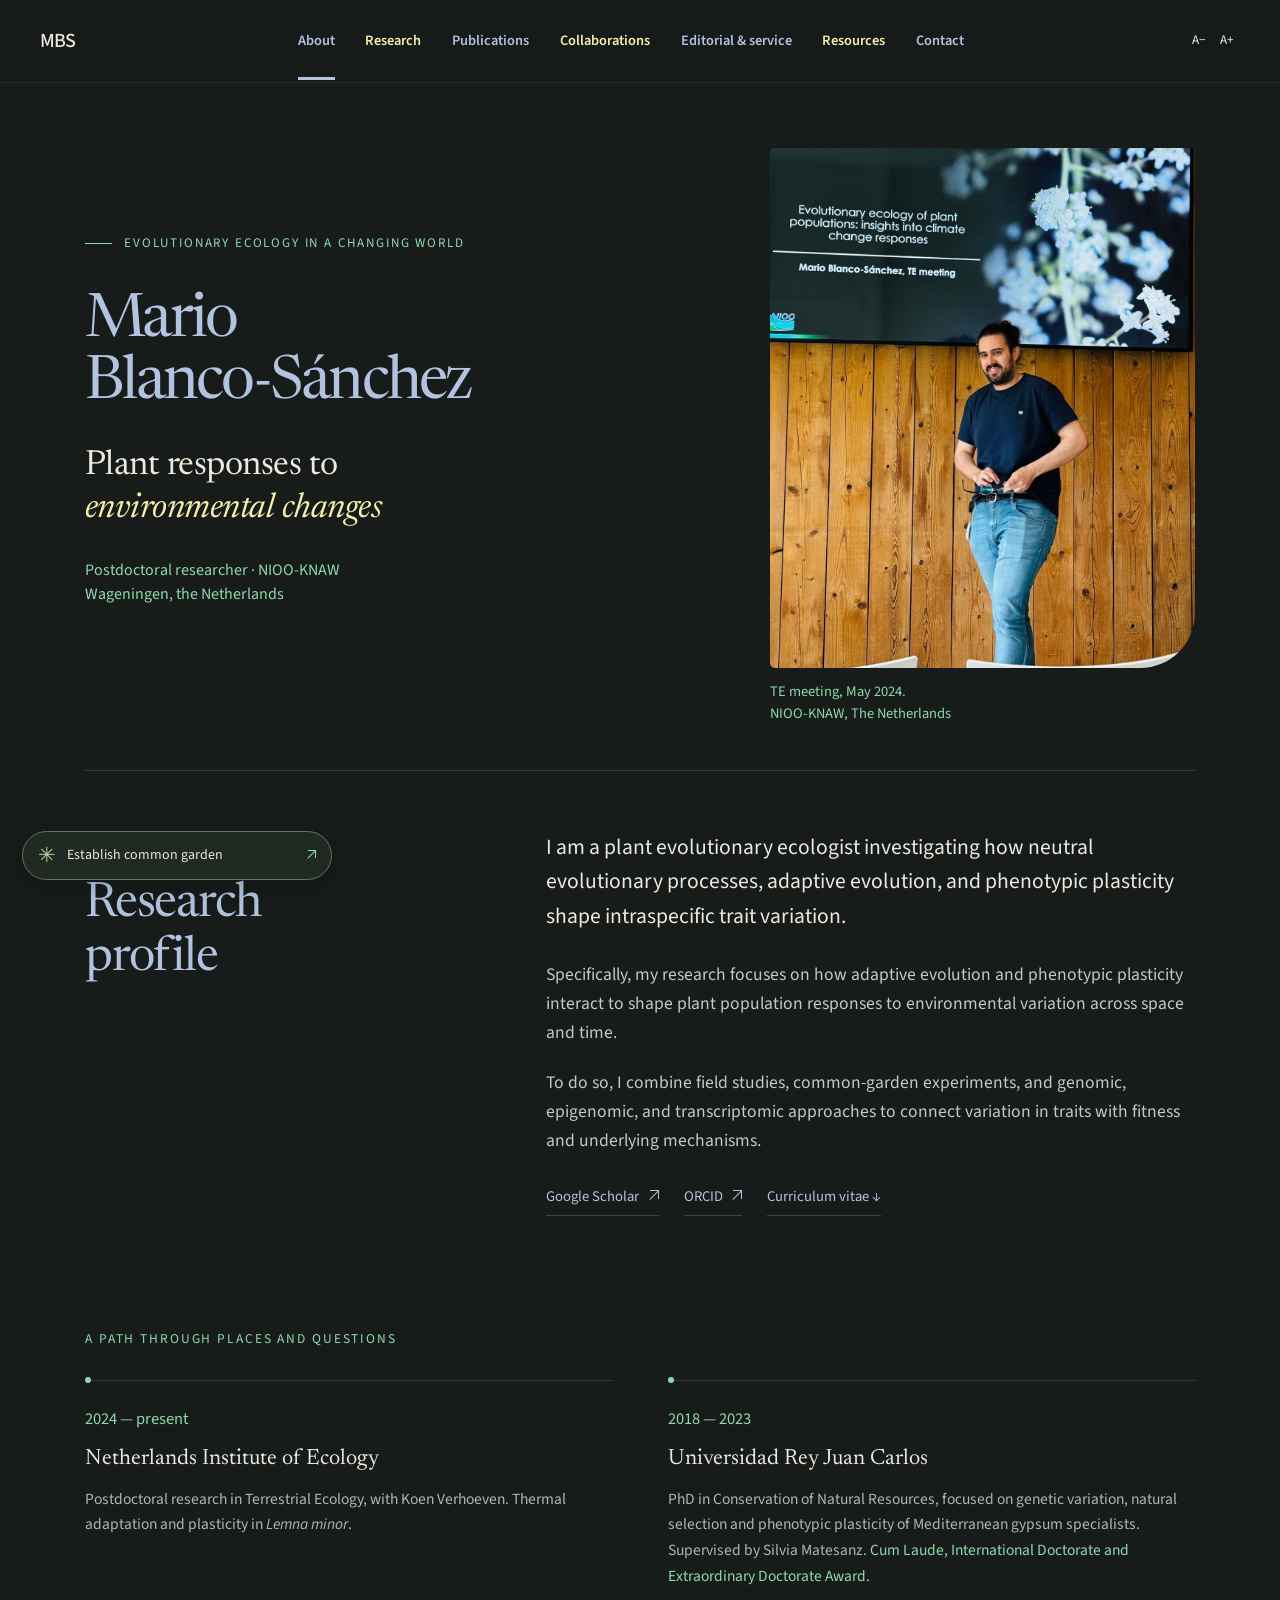
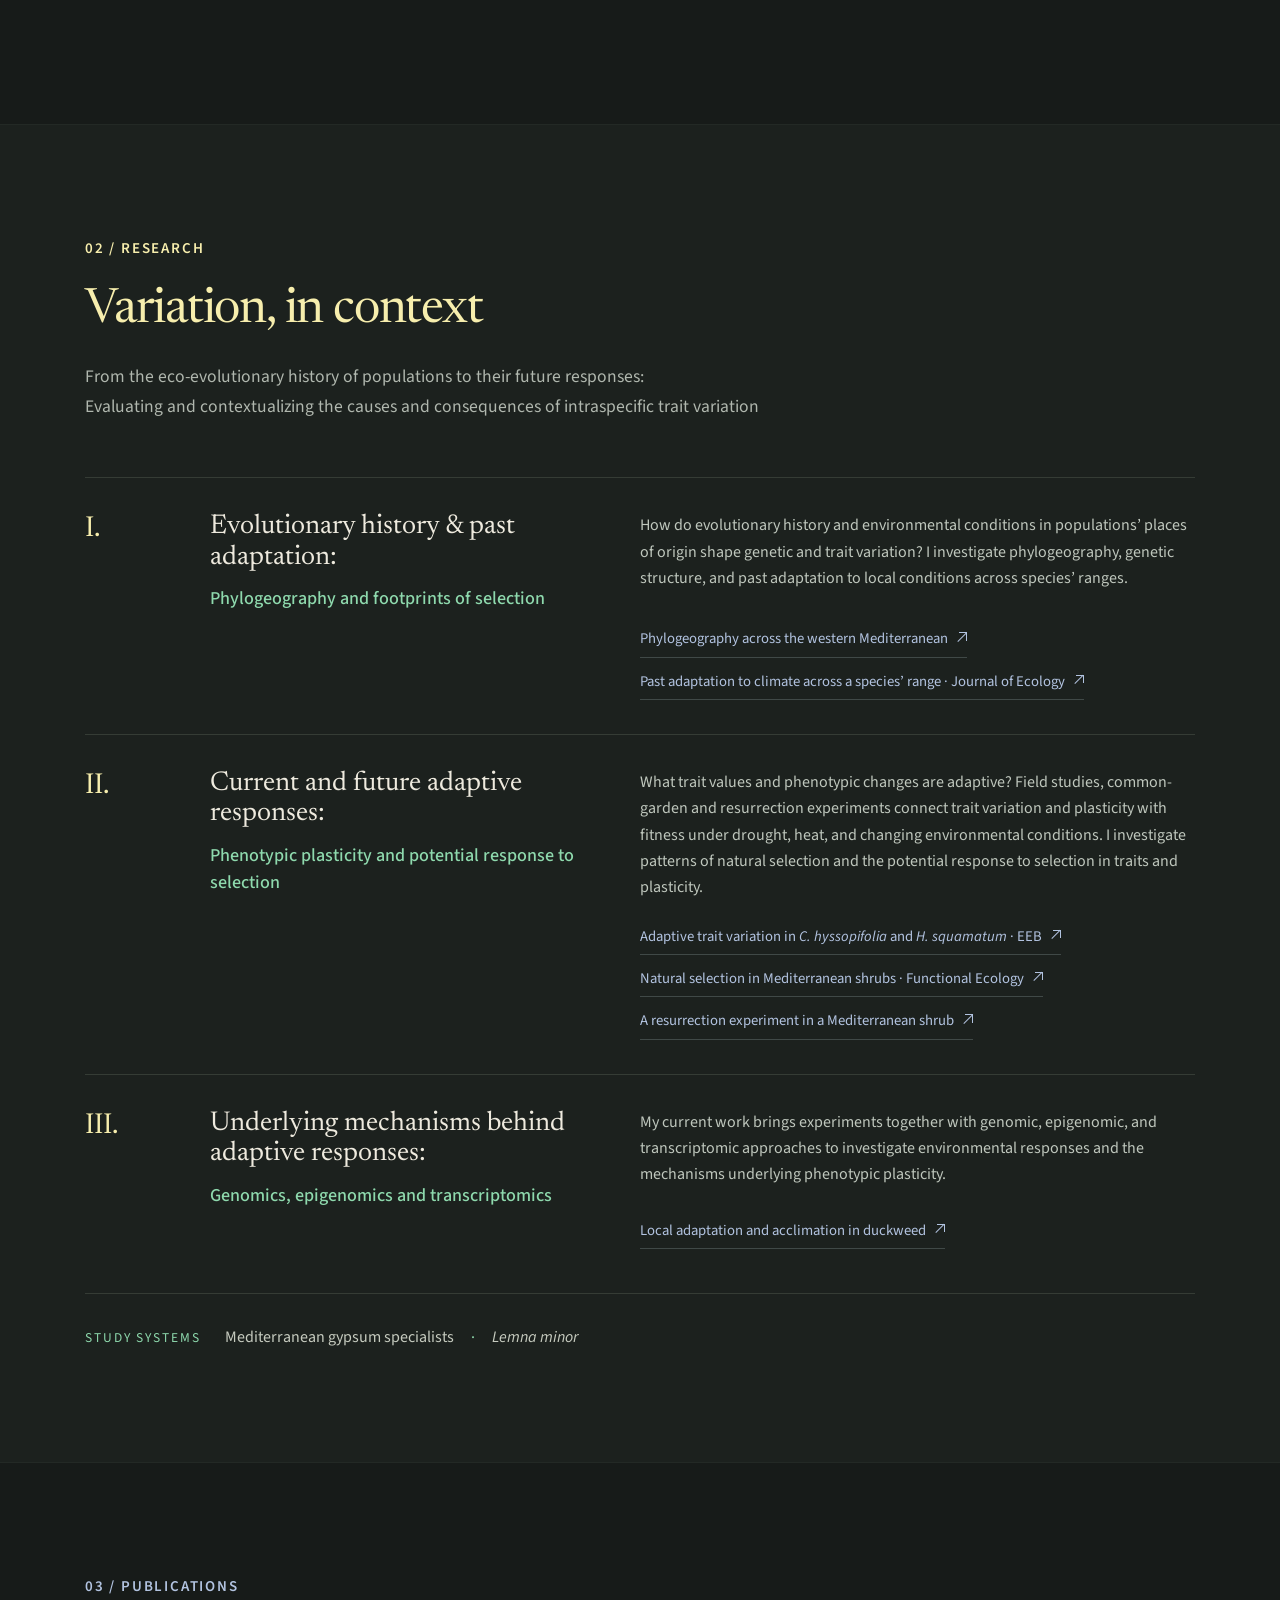
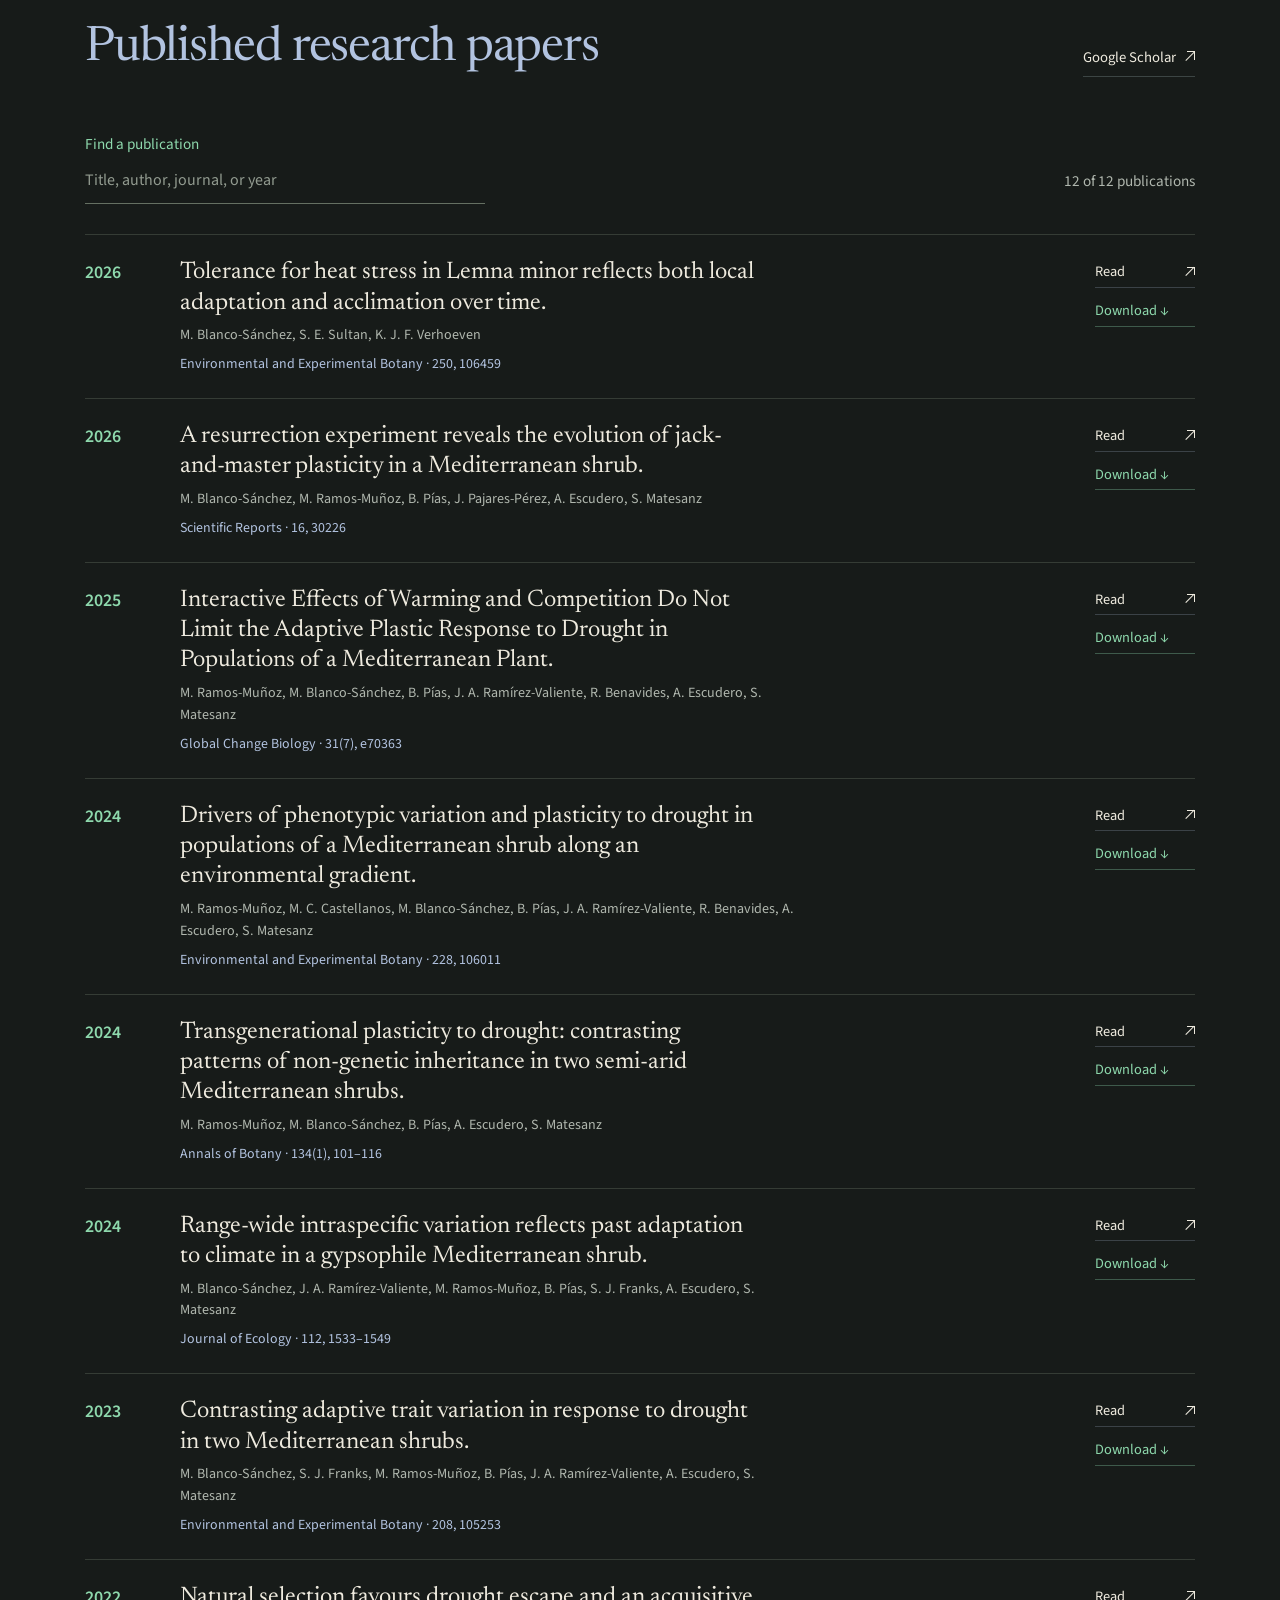
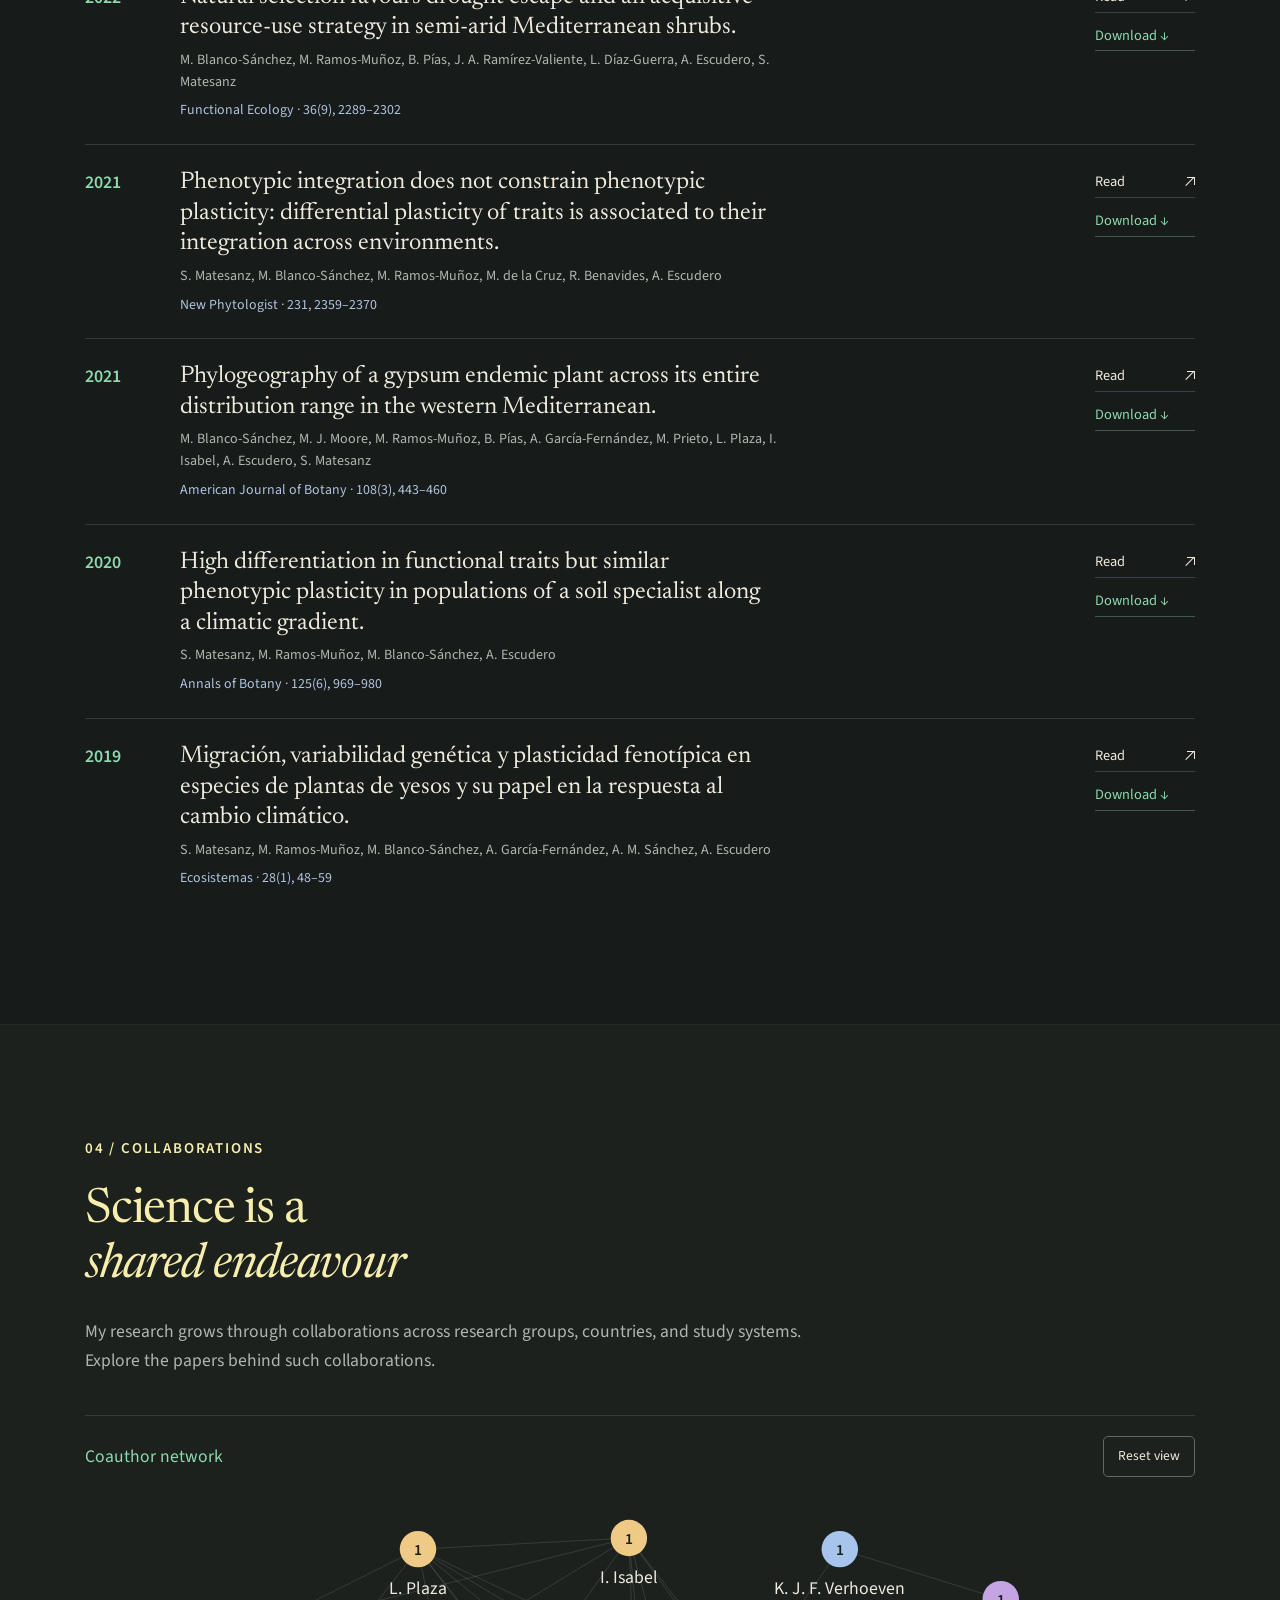
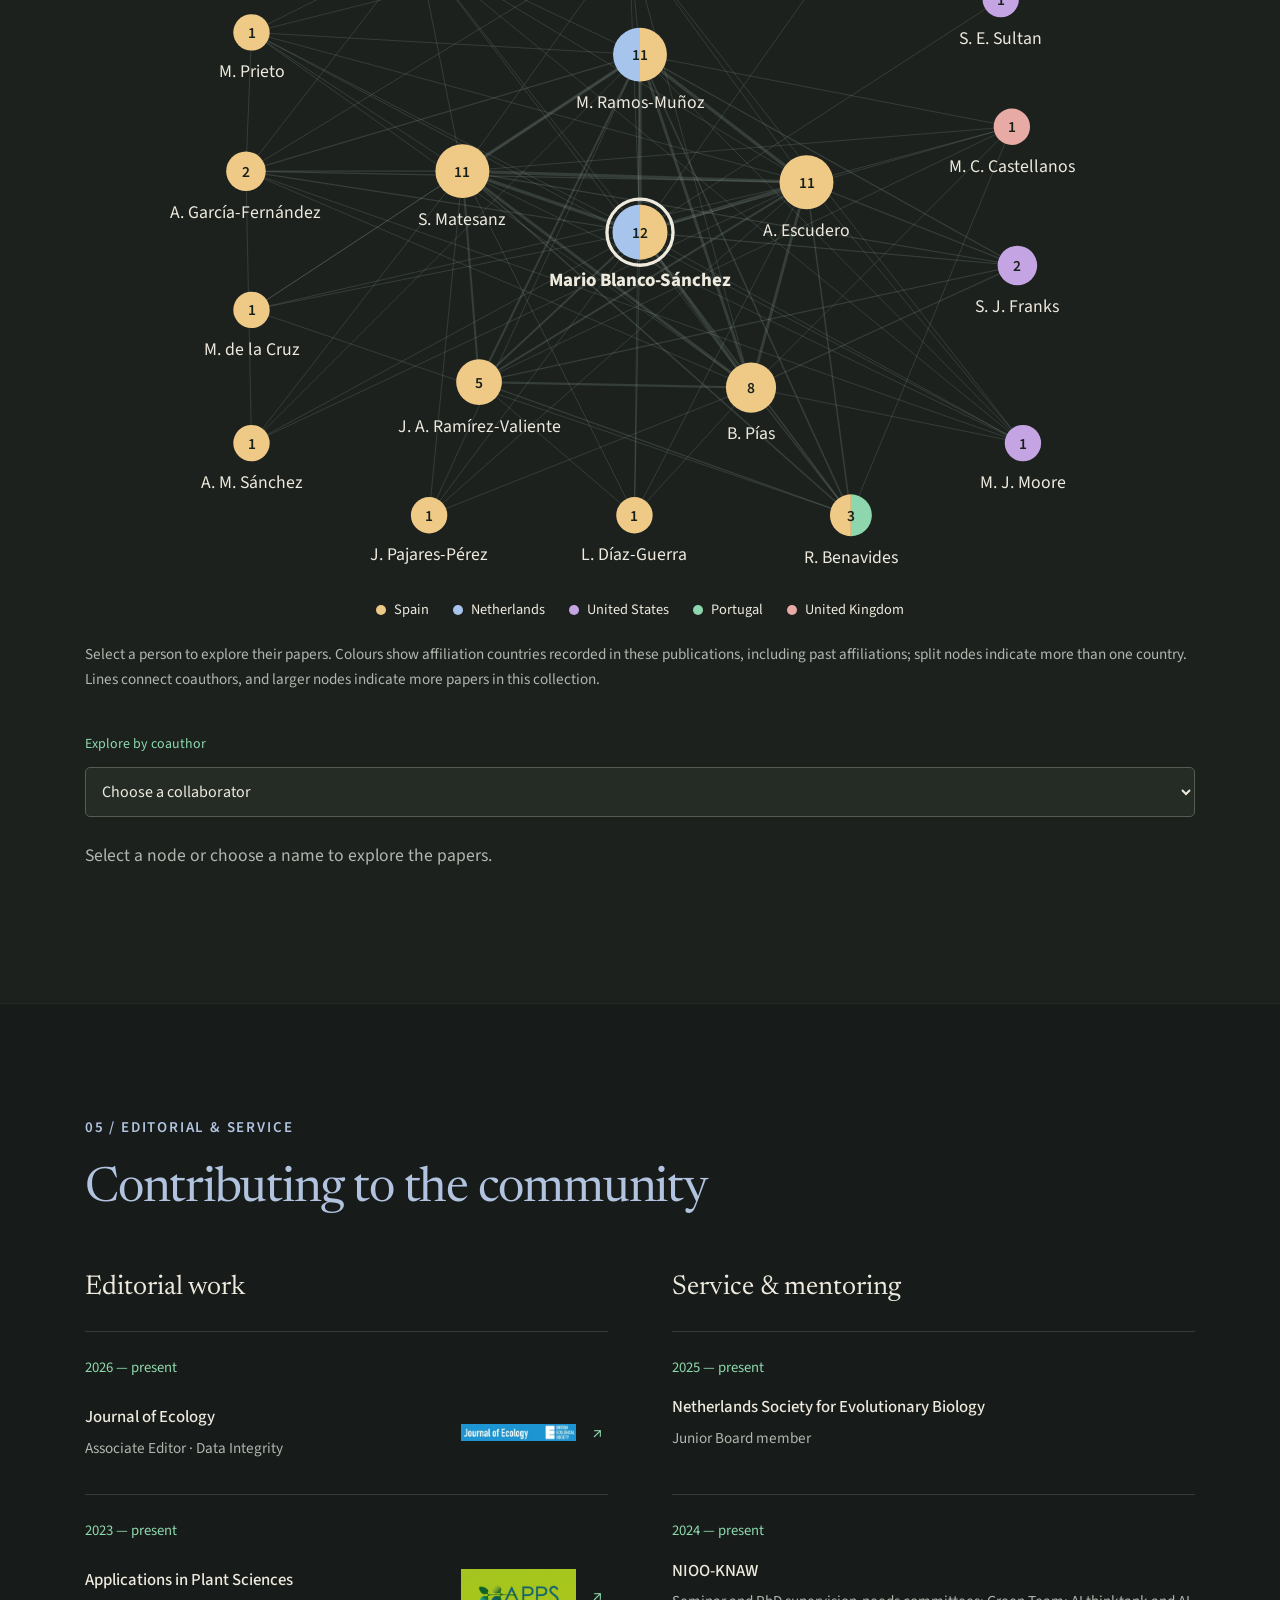
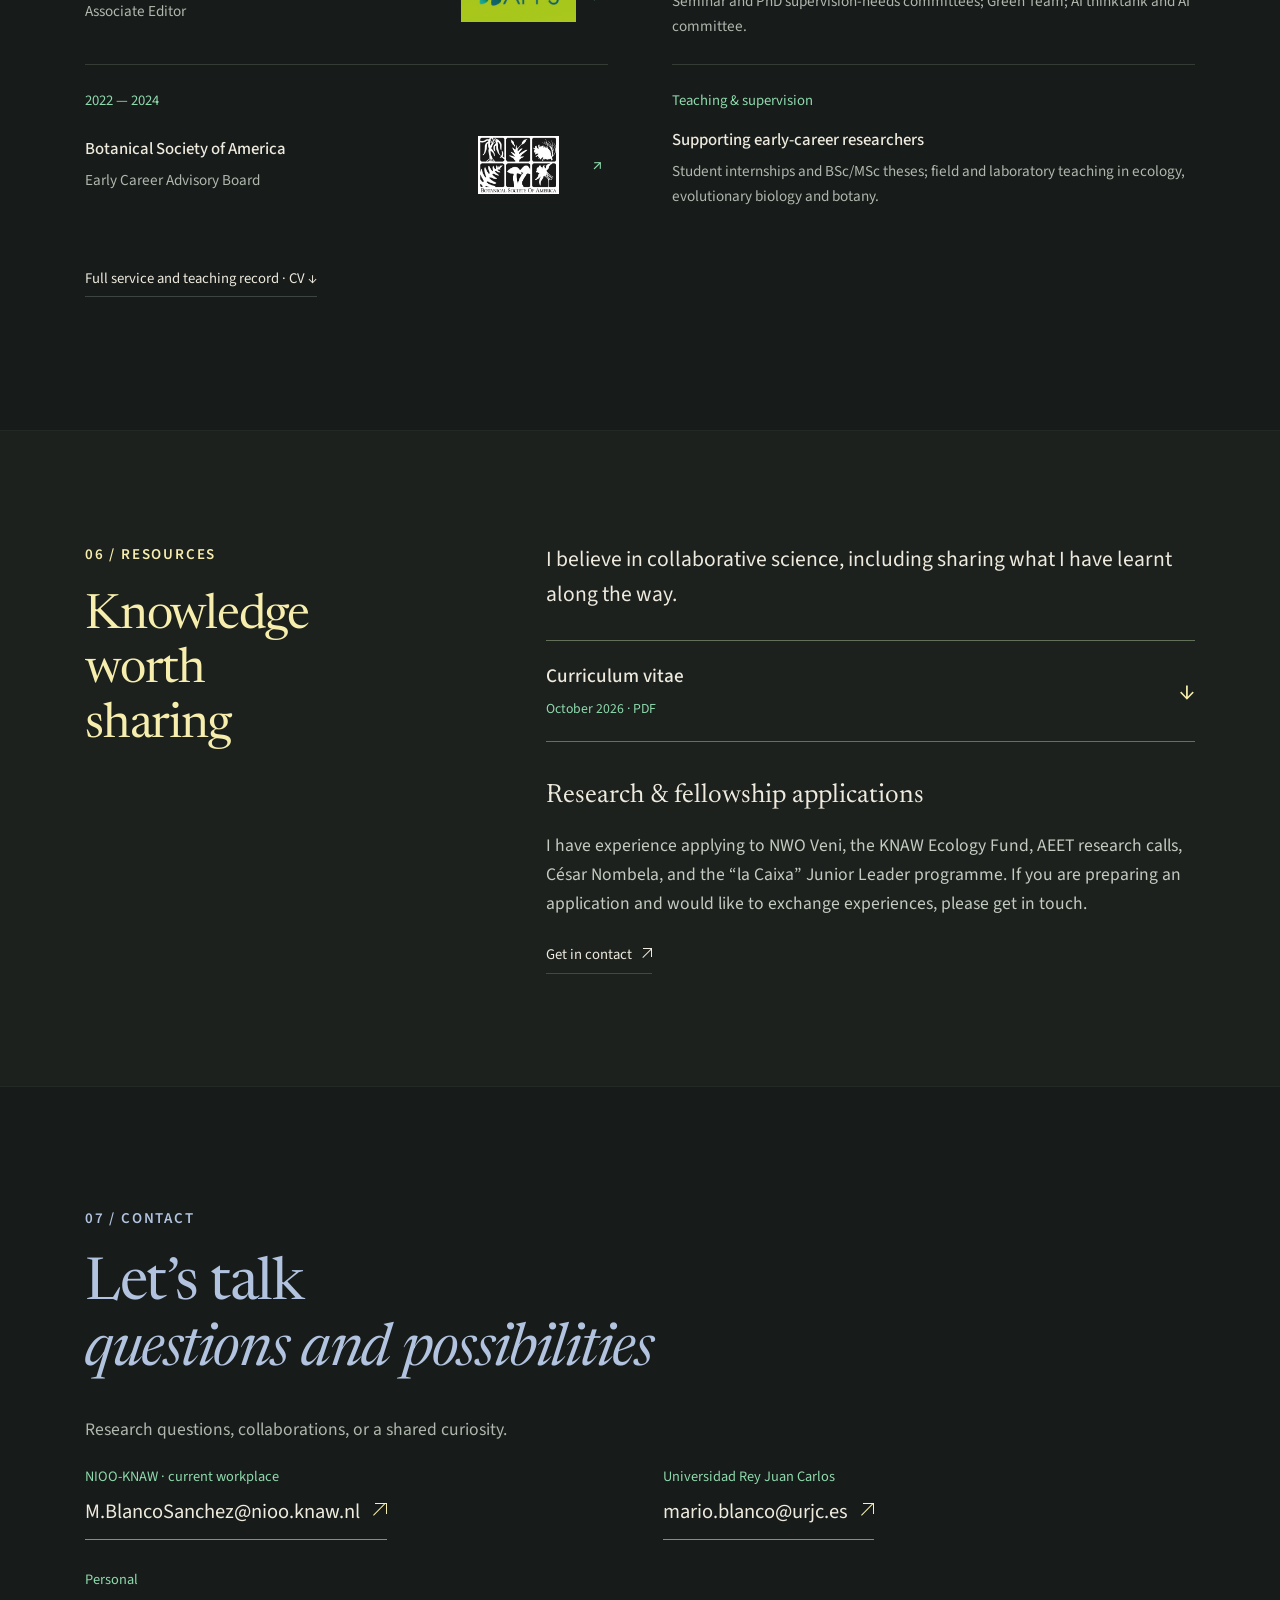
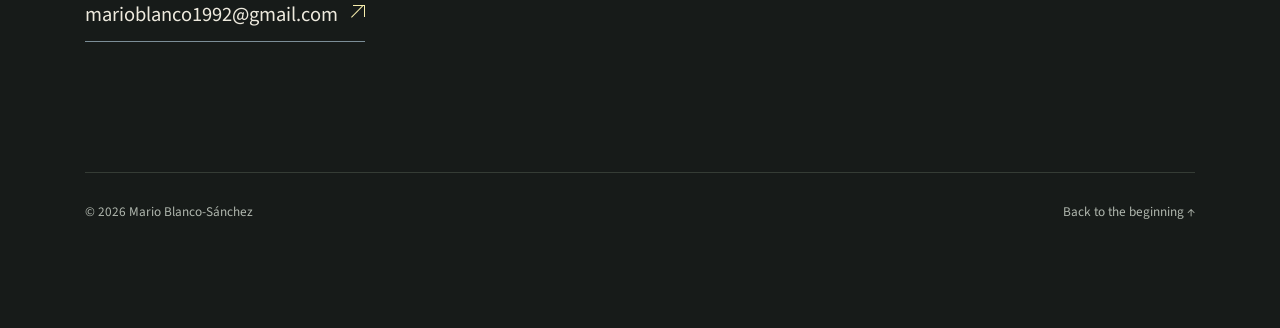
<file: index.html>
<!doctype html>
<html lang="en"><head>
<meta charset="utf-8"><meta name="viewport" content="width=device-width, initial-scale=1"><meta name="theme-color" content="#171b19">
<meta name="description" content="Mario Blanco-Sánchez, plant evolutionary ecologist. Plant responses to environmental variation across space and time.">
<title>Mario Blanco-Sánchez · Plant evolutionary ecology</title>
<link rel="preconnect" href="https://fonts.googleapis.com"><link rel="preconnect" href="https://fonts.gstatic.com" crossorigin>
<link href="https://fonts.googleapis.com/css2?family=Newsreader:ital,opsz,wght@0,6..72,400;0,6..72,500;1,6..72,400&family=Source+Sans+3:wght@400;500;600&display=swap" rel="stylesheet">
<link rel="stylesheet" href="styles.css"><script defer src="publications.js"></script><script defer src="site.js"></script><script defer src="collaborations.js"></script></head>
<body data-environment="benign">
<a class="skip-link" href="#profile">Skip to research profile</a>
<header class="site-header"><div class="header-inner">
<a class="wordmark" href="#about" aria-label="Mario Blanco-Sánchez, home">MBS</a>
<nav aria-label="Main navigation"><a href="#about" aria-current="location">About</a><a href="#research">Research</a><a href="#publications">Publications</a><a href="#collaborations">Collaborations</a><a href="#service">Editorial &amp; service</a><a href="#resources">Resources</a><a href="#contact">Contact</a></nav>
<div class="type-controls" role="group" aria-label="Text size"><button id="text-smaller" type="button" aria-label="Decrease text size">A−</button><button id="text-larger" type="button" aria-label="Increase text size">A+</button></div>
</div></header>
<main>
<section id="about" data-garden-section="0">
<div class="hero page-width"><div class="hero-copy"><p class="eyebrow"><span class="small-rule"></span>EVOLUTIONARY ECOLOGY IN A CHANGING WORLD</p><h1>Mario<br>Blanco-Sánchez</h1><p class="hero-line">Plant responses to<br><em>environmental changes</em></p><p class="hero-location">Postdoctoral researcher · NIOO-KNAW<br>Wageningen, the Netherlands</p></div>
<figure class="portrait"><div class="portrait-frame"><img src="assets/mario-te.jpg" width="1152" height="2048" alt="Mario smiling beside his presentation at a Terrestrial Ecology meeting." fetchpriority="high"></div><figcaption>TE meeting, May 2024.<br>NIOO-KNAW, The Netherlands</figcaption></figure></div>
<div id="profile" class="profile page-width section-space"><div class="section-label"><span class="section-number">01 / About</span><h2>Research profile</h2></div><div class="prose"><p class="lead">I am a plant evolutionary ecologist investigating how neutral evolutionary processes, adaptive evolution, and phenotypic plasticity shape intraspecific trait variation.</p><p>Specifically, my research focuses on how adaptive evolution and phenotypic plasticity interact to shape plant population responses to environmental variation across space and time.</p><p>To do so, I combine field studies, common-garden experiments, and genomic, epigenomic, and transcriptomic approaches to connect variation in traits with fitness and underlying mechanisms.</p><div class="profile-links"><a href="https://scholar.google.es/citations?user=qSmYTTUAAAAJ&amp;hl=en" target="_blank" rel="noopener noreferrer">Google Scholar <span class="arrow" aria-hidden="true"></span></a><a href="https://orcid.org/0000-0001-9379-4927" target="_blank" rel="noopener noreferrer">ORCID <span class="arrow" aria-hidden="true"></span></a><a href="assets/mario-blanco-sanchez-cv.pdf" download>Curriculum vitae ↓</a></div></div></div>
<div class="journey page-width"><p class="eyebrow">A PATH THROUGH PLACES AND QUESTIONS</p><ol class="timeline"><li><span class="date">2024 — present</span><h3>Netherlands Institute of Ecology</h3><p>Postdoctoral research in Terrestrial Ecology, with Koen Verhoeven. Thermal adaptation and plasticity in <i>Lemna minor</i>.</p></li><li><span class="date">2018 — 2023</span><h3>Universidad Rey Juan Carlos</h3><p>PhD in Conservation of Natural Resources, focused on genetic variation, natural selection and phenotypic plasticity of Mediterranean gypsum specialists. Supervised by Silvia Matesanz. <span class="credentials">Cum Laude, International Doctorate and Extraordinary Doctorate Award.</span></p></li></ol></div>
</section>
<section id="research" data-garden-section="1" class="section-space tinted-section"><div class="page-width"><div class="section-intro"><span class="section-number">02 / Research</span><h2>Variation, in context</h2><p>From the eco-evolutionary history of populations to their future responses:<br>Evaluating and contextualizing the causes and consequences of intraspecific trait variation</p></div><div class="research-lines">
<article><span class="line-index">I.</span><div><h3>Evolutionary history &amp; past adaptation:<span class="research-subtitle">Phylogeography and footprints of selection</span></h3><p>How do evolutionary history and environmental conditions in populations’ places of origin shape genetic and trait variation? I investigate phylogeography, genetic structure, and past adaptation to local conditions across species’ ranges.</p><div class="research-papers"><a class="quiet-link" href="https://doi.org/10.1002/ajb2.1625" target="_blank" rel="noopener noreferrer">Phylogeography across the western Mediterranean <span class="arrow" aria-hidden="true"></span></a><a class="quiet-link" href="https://doi.org/10.1111/1365-2745.14322" target="_blank" rel="noopener noreferrer">Past adaptation to climate across a species’ range · Journal of Ecology <span class="arrow" aria-hidden="true"></span></a></div></div></article>
<article><span class="line-index">II.</span><div><h3>Current and future adaptive responses:<span class="research-subtitle">Phenotypic plasticity and potential response to selection</span></h3><p>What trait values and phenotypic changes are adaptive? Field studies, common-garden and resurrection experiments connect trait variation and plasticity with fitness under drought, heat, and changing environmental conditions. I investigate patterns of natural selection and the potential response to selection in traits and plasticity.</p><div class="research-papers"><a class="quiet-link" href="https://doi.org/10.1016/j.envexpbot.2023.105253" target="_blank" rel="noopener noreferrer">Adaptive trait variation in <i>C. hyssopifolia</i> and <i>H. squamatum</i> · EEB <span class="arrow" aria-hidden="true"></span></a><a class="quiet-link" href="https://doi.org/10.1111/1365-2435.14121" target="_blank" rel="noopener noreferrer">Natural selection in Mediterranean shrubs · Functional Ecology <span class="arrow" aria-hidden="true"></span></a><a class="quiet-link" href="https://doi.org/10.1038/s41598-026-59816-w" target="_blank" rel="noopener noreferrer">A resurrection experiment in a Mediterranean shrub <span class="arrow" aria-hidden="true"></span></a></div></div></article>
<article><span class="line-index">III.</span><div><h3>Underlying mechanisms behind adaptive responses:<span class="research-subtitle">Genomics, epigenomics and transcriptomics</span></h3><p>My current work brings experiments together with genomic, epigenomic, and transcriptomic approaches to investigate environmental responses and the mechanisms underlying phenotypic plasticity.</p><a class="quiet-link" href="https://doi.org/10.1016/j.envexpbot.2026.106459" target="_blank" rel="noopener noreferrer">Local adaptation and acclimation in duckweed <span class="arrow" aria-hidden="true"></span></a></div></article>
</div><div class="systems-note"><span class="eyebrow">Study systems</span><p>Mediterranean gypsum specialists <span aria-hidden="true">·</span> <i>Lemna minor</i></p></div></div></section>
<section id="publications" data-garden-section="2" class="section-space page-width"><div class="section-intro publication-heading"><div><span class="section-number">03 / Publications</span><h2>Published research papers</h2></div><a class="quiet-link" href="https://scholar.google.es/citations?user=qSmYTTUAAAAJ&amp;hl=en" target="_blank" rel="noopener noreferrer">Google Scholar <span class="arrow" aria-hidden="true"></span></a></div><div class="publication-tools"><label for="publication-search">Find a publication<input id="publication-search" type="search" placeholder="Title, author, journal, or year" autocomplete="off"></label><p id="publication-count" aria-live="polite"></p></div><div id="publication-list"></div><noscript><p><a href="assets/mario-blanco-sanchez-cv.pdf">Read the full publication list in my CV.</a></p></noscript></section>
<section id="collaborations" data-garden-section="3" class="section-space tinted-section"><div class="page-width collaboration-layout"><div class="section-intro"><span class="section-number">04 / Collaborations</span><h2>Science is a<br><em>shared endeavour</em></h2><p>My research grows through collaborations across research groups, countries, and study systems. Explore the papers behind such collaborations.</p></div><div class="collaboration-workspace"><div class="network-head"><p>Coauthor network</p><button id="network-reset" type="button">Reset view</button></div><div class="network-viewport"><svg id="coauthor-network" viewBox="0 0 1000 650" role="group" aria-label="Interactive coauthor network"></svg></div><div id="country-key" class="country-key" aria-label="Affiliation countries"></div><p class="network-note">Select a person to explore their papers. Colours show affiliation countries recorded in these publications, including past affiliations; split nodes indicate more than one country. Lines connect coauthors, and larger nodes indicate more papers in this collection.</p><div class="coauthor-explorer"><label for="coauthor">Explore by coauthor</label><select id="coauthor"><option value="">Choose a collaborator</option></select><div id="coauthor-results" aria-live="polite"><p class="muted">Select a node or choose a name to explore the papers.</p></div></div></div></div></section>
<section id="service" data-garden-section="4" class="section-space page-width"><div class="section-intro"><span class="section-number">05 / Editorial &amp; service</span><h2>Contributing to the community</h2></div><div class="service-columns"><div><h3>Editorial work</h3><ul class="service-list"><li><span class="date">2026 — present</span><a class="editorial-position" href="https://besjournals.onlinelibrary.wiley.com/hub/journal/13652745/editorial-board/data-ae" target="_blank" rel="noopener noreferrer"><span class="editorial-copy"><strong>Journal of Ecology</strong><span class="editorial-role">Associate Editor · Data Integrity</span></span><img src="assets/joe-logo.png" alt="" loading="lazy"><span class="editorial-arrow" aria-hidden="true">↗</span></a></li><li><span class="date">2023 — present</span><a class="editorial-position" href="https://bsapubs.onlinelibrary.wiley.com/hub/journal/21680450/homepage/editorialboard#:~:text=Dr.%20Mario%20Blanco-S%C3%A1nchez" target="_blank" rel="noopener noreferrer"><span class="editorial-copy"><strong>Applications in Plant Sciences</strong><span class="editorial-role">Associate Editor</span></span><img src="assets/apps-logo.png" alt="" loading="lazy"><span class="editorial-arrow" aria-hidden="true">↗</span></a></li><li><span class="date">2022 — 2024</span><a class="editorial-position" href="https://botany.org/home/careers-jobs/careers-in-botany/bsa-spotlight-series/mario-blanco-sanchez.html" target="_blank" rel="noopener noreferrer"><span class="editorial-copy"><strong>Botanical Society of America</strong><span class="editorial-role">Early Career Advisory Board</span></span><img src="assets/bsa-logo.png" alt="" loading="lazy"><span class="editorial-arrow" aria-hidden="true">↗</span></a></li></ul></div><div><h3>Service &amp; mentoring</h3><ul class="service-list"><li><span class="date">2025 — present</span><strong>Netherlands Society for Evolutionary Biology</strong><span>Junior Board member</span></li><li><span class="date">2024 — present</span><strong>NIOO-KNAW</strong><span>Seminar and PhD supervision-needs committees; Green Team; AI thinktank and AI committee.</span></li><li><span class="date">Teaching &amp; supervision</span><strong>Supporting early-career researchers</strong><span>Student internships and BSc/MSc theses; field and laboratory teaching in ecology, evolutionary biology and botany.</span></li></ul></div></div><p class="service-cv"><a class="quiet-link" href="assets/mario-blanco-sanchez-cv.pdf" download>Full service and teaching record · CV ↓</a></p></section>
<section id="resources" data-garden-section="5" class="section-space tinted-section"><div class="page-width profile"><div class="section-label"><span class="section-number">06 / Resources</span><h2>Knowledge worth sharing</h2></div><div class="prose"><p class="lead">I believe in collaborative science, including sharing what I have learnt along the way.</p><a class="resource-download" href="assets/mario-blanco-sanchez-cv.pdf" download><span><strong>Curriculum vitae</strong><small>October 2026 · PDF</small></span><span aria-hidden="true">↓</span></a><h3>Research &amp; fellowship applications</h3><p>I have experience applying to NWO Veni, the KNAW Ecology Fund, AEET research calls, César Nombela, and the “la Caixa” Junior Leader programme. If you are preparing an application and would like to exchange experiences, please get in touch.</p><a class="quiet-link" href="#contact">Get in contact <span class="arrow" aria-hidden="true"></span></a></div></div></section>
<section id="contact" data-garden-section="6" class="section-space page-width contact-section"><span class="section-number">07 / Contact</span><h2>Let’s talk<br><em>questions and possibilities</em></h2><p>Research questions, collaborations, or a shared curiosity.</p><div class="contact-emails"><div><span class="contact-label">NIOO-KNAW · current workplace</span><a class="contact-email" href="mailto:M.BlancoSanchez@nioo.knaw.nl">M.BlancoSanchez@nioo.knaw.nl <span class="arrow" aria-hidden="true"></span></a></div><div><span class="contact-label">Universidad Rey Juan Carlos</span><a class="contact-email" href="mailto:mario.blanco@urjc.es">mario.blanco@urjc.es <span class="arrow" aria-hidden="true"></span></a></div><div><span class="contact-label">Personal</span><a class="contact-email" href="mailto:marioblanco1992@gmail.com">marioblanco1992@gmail.com <span class="arrow" aria-hidden="true"></span></a></div></div></section>
</main>
<footer class="site-footer page-width"><span>© <span id="copyright-year">2026</span> Mario Blanco-Sánchez</span><a href="#about">Back to the beginning ↑</a></footer>
<aside id="garden-dock" aria-label="Optional common garden" hidden><div id="garden-panel" hidden><div class="garden-panel-head"><span>Common garden</span><button type="button" id="garden-close" aria-label="Minimise common garden">−</button></div><div id="mario-violet-sage-garden" class="garden-component" data-trials="false" data-still="false">
  <style>
    #mario-violet-sage-garden {padding:12px;box-sizing:border-box;}
    #mario-violet-sage-garden *,#mario-violet-sage-garden *::before,#mario-violet-sage-garden *::after {box-sizing:border-box;}
    #mario-violet-sage-garden [hidden] {display:none!important;}
    #mario-violet-sage-garden .tg-shell {--tg-ink:#efeee8;--tg-soft:#c6cbbf;--tg-line:#364034;--tg-blue:#9bbbe7;--tg-custard:#edd588;--tg-sage:#87ad94;--tg-violet:#b5a3cf;background:#151a16;color:#efeee8;color-scheme:dark;isolation:isolate;padding:28px;border-radius:23px;font:400 16px/1.5 'Source Sans 3',sans-serif;}
    #mario-violet-sage-garden .tg-shell :where(h2,h3,p,span,label,small,summary,button,select,option,a,em,strong) {color:#efeee8!important;-webkit-text-fill-color:currentColor!important;}
    #mario-violet-sage-garden .tg-heading {padding-right:70px;}
    #mario-violet-sage-garden .tg-eyebrow {margin:0 0 9px;font-size:12px;letter-spacing:.13em;text-transform:uppercase;color:var(--tg-soft)!important;}
    #mario-violet-sage-garden h2 {font:400 34px/1.1 'Newsreader',Georgia,serif;letter-spacing:-.02em;margin:0;}
    #mario-violet-sage-garden .tg-status {color:var(--tg-soft)!important;font-size:14px;margin:12px 0 0;min-height:21px;}
    #mario-violet-sage-garden .tg-layout {display:grid;grid-template-columns:minmax(0,1.55fr) minmax(180px,1fr);gap:22px;align-items:center;margin-top:12px;}
    #mario-violet-sage-garden .tg-stage {position:relative;min-width:0;display:flex;flex-direction:column;align-items:center;}
    #mario-violet-sage-garden .tg-scene {width:100%;height:auto;display:block;overflow:visible;--tg-sky-top:#accfe6;--tg-sky-bottom:#d9e8e5;--tg-earth:#b8a68a;--tg-earth-left:#806e57;--tg-earth-right:#9a8469;--tg-water-top:#b7e1df;--tg-water-bottom:#6babb8;--tg-temp:#91b47d;}
    #mario-violet-sage-garden .tg-scene[data-environment="stressful"] {--tg-sky-top:#edc27b;--tg-sky-bottom:#f4dfad;--tg-earth:#ceb081;--tg-earth-left:#a1855f;--tg-earth-right:#b7976b;--tg-water-top:#c2d5c1;--tg-water-bottom:#83aeb5;--tg-temp:#de9171;}
    #mario-violet-sage-garden .tg-gradient-top {stop-color:var(--tg-sky-top);transition:stop-color 1.7s;}
    #mario-violet-sage-garden .tg-gradient-bottom {stop-color:var(--tg-sky-bottom);transition:stop-color 1.7s;}
    #mario-violet-sage-garden .tg-water-top {stop-color:var(--tg-water-top);transition:stop-color 1.7s;}
    #mario-violet-sage-garden .tg-water-bottom {stop-color:var(--tg-water-bottom);transition:stop-color 1.7s;}
    #mario-violet-sage-garden .tg-land-top {fill:var(--tg-earth);transition:fill 1.7s;}
    #mario-violet-sage-garden .tg-land-left {fill:var(--tg-earth-left);transition:fill 1.7s;}
    #mario-violet-sage-garden .tg-land-right {fill:var(--tg-earth-right);transition:fill 1.7s;}
    #mario-violet-sage-garden .tg-benign-weather {opacity:1;transition:opacity 1.4s;}
    #mario-violet-sage-garden .tg-stress-weather {opacity:0;transition:opacity 1.4s;}
    #mario-violet-sage-garden [data-environment="stressful"] .tg-benign-weather {opacity:0;}
    #mario-violet-sage-garden [data-environment="stressful"] .tg-stress-weather {opacity:1;}
    #mario-violet-sage-garden .tg-cloud {animation:tg-cloud-drift 17s ease-in-out infinite alternate;}
    #mario-violet-sage-garden .tg-cloud-small {animation-duration:23s;animation-delay:-7s;}
    #mario-violet-sage-garden .tg-water-shimmer {animation:tg-shimmer 8s ease-in-out infinite alternate;}
    #mario-violet-sage-garden .tg-heat-air {animation:tg-heat 4s ease-in-out infinite;}
    #mario-violet-sage-garden .tg-mercury {fill:var(--tg-temp);transition:fill 1.5s;}
    #mario-violet-sage-garden .tg-mercury-column {transform-origin:0 0;transform:translateY(20px) scaleY(.45);transition:transform 1.6s;}
    #mario-violet-sage-garden [data-environment="stressful"] .tg-mercury-column {transform:translateY(0) scaleY(1);}
    #mario-violet-sage-garden .tg-plant {--tg-leaf:#81a9ca;--tg-leaf-dark:#4d7997;--tg-leaf-light:#d2e3ed;--tg-size:1;}
    #mario-violet-sage-garden .tg-plant[data-genotype="purple"] {--tg-leaf:#b5a3cf;--tg-leaf-dark:#7d6598;--tg-leaf-light:#e1d7ed;--tg-size:.55;}
    #mario-violet-sage-garden .tg-plant[data-genotype="green"] {--tg-leaf:#87ad94;--tg-leaf-dark:#557e65;--tg-leaf-light:#d1e4d4;}
    #mario-violet-sage-garden [data-environment="stressful"] .tg-plant[data-genotype="green"] {--tg-size:.55;}
    #mario-violet-sage-garden .tg-leaf {fill:var(--tg-leaf);stroke:var(--tg-leaf-dark);stroke-width:.55;}
    #mario-violet-sage-garden .tg-shade {fill:var(--tg-leaf-dark);}
    #mario-violet-sage-garden .tg-highlight {fill:var(--tg-leaf-light);}
    #mario-violet-sage-garden .tg-vein {stroke:var(--tg-leaf-dark);stroke-width:.85;stroke-linecap:round;fill:none;opacity:.55;}
    #mario-violet-sage-garden .tg-stem {stroke:var(--tg-leaf-dark);stroke-width:2.1;stroke-linecap:round;fill:none;}
    #mario-violet-sage-garden .tg-leaf-size {transform:scale(var(--tg-size));transition:transform 1.8s cubic-bezier(.24,.1,.18,1);}
    #mario-violet-sage-garden .tg-sway {animation:tg-sway 6s ease-in-out infinite alternate;transform-origin:0 0;}
    #mario-violet-sage-garden .tg-plant:nth-child(3n) .tg-sway {animation-delay:-2.5s;animation-duration:7.6s;}
    #mario-violet-sage-garden .tg-plant:nth-child(3n+2) .tg-sway {animation-delay:-1.4s;animation-duration:6.8s;}
    #mario-violet-sage-garden .tg-float {animation:tg-float 6s ease-in-out infinite alternate;transform-origin:0 0;}
    #mario-violet-sage-garden .tg-plant:nth-child(3n) .tg-float {animation-delay:-2.4s;animation-duration:8.1s;}
    #mario-violet-sage-garden .tg-plant:nth-child(3n+2) .tg-float {animation-delay:-1.3s;animation-duration:7.2s;}
    #mario-violet-sage-garden .tg-grow {animation:tg-sprout 1.85s cubic-bezier(.2,.6,.2,1) both;animation-delay:var(--tg-delay,0s);transform-origin:0 0;}
    #mario-violet-sage-garden [data-system="duckweeds"] .tg-grow {animation-name:tg-unfold;}
    #mario-violet-sage-garden .tg-flower {opacity:1;}
    #mario-violet-sage-garden .tg-population {opacity:1;transition:opacity .65s;}
    #mario-violet-sage-garden .tg-population.tg-leaving {opacity:0;}
    #mario-violet-sage-garden [data-phase="choosing"] .tg-population {opacity:.18;}
    #mario-violet-sage-garden .tg-overlay {position:static;width:100%;min-height:48px;margin-top:-10px;display:flex;align-items:center;justify-content:center;text-align:center;}
    #mario-violet-sage-garden button {font:400 15px/1.3 'Source Sans 3',sans-serif;border:1px solid #5b6853;border-radius:10px;color:var(--tg-ink);background:#232d23;padding:11px 16px;min-height:44px;}
    #mario-violet-sage-garden button:hover:not(:disabled) {background:#354332;}
    #mario-violet-sage-garden button:disabled {opacity:.42;}
    #mario-violet-sage-garden .tg-plant-button {color:#1d2d22!important;background:#e7ecd9;border-color:#e7ecd9;box-shadow:0 5px 20px #22332424;}
    #mario-violet-sage-garden .tg-plant-button:hover:not(:disabled) {background:#f1f3e8;}
    #mario-violet-sage-garden .tg-picker {padding:14px;background:#19251eef;border:1px solid #9caa8b70;border-radius:15px;box-shadow:0 8px 24px #15271925;}
    #mario-violet-sage-garden .tg-picker p {margin:0 0 11px;font-size:14px;color:#e7ebde!important;}
    #mario-violet-sage-garden .tg-choices {display:flex;gap:8px;justify-content:center;}
    #mario-violet-sage-garden .tg-choices button {padding:10px 12px;font-size:14px;min-width:102px;background:#344433;border-color:#738068;}
    #mario-violet-sage-garden .tg-side {min-width:0;}
    #mario-violet-sage-garden .tg-section-label {display:block;color:var(--tg-soft)!important;font-size:14px;}
    #mario-violet-sage-garden select {font:400 16px 'Source Sans 3',sans-serif;background:#242e24;color:var(--tg-ink);border:1px solid #53604d;border-radius:8px;min-height:44px;padding:8px 10px;margin-top:7px;width:100%;color-scheme:dark;}
    #mario-violet-sage-garden option {background:#242e24;color:#efeee8!important;}
    #mario-violet-sage-garden .tg-environment {font-size:14px;display:flex;align-items:flex-start;gap:8px;margin:11px 0 24px;}
    #mario-violet-sage-garden .tg-env-dot {width:8px;height:8px;background:var(--tg-blue);border-radius:50%;flex-shrink:0;margin-top:7px;}
    #mario-violet-sage-garden .tg-environment[data-environment="stressful"] .tg-env-dot {background:var(--tg-custard);}
    #mario-violet-sage-garden .tg-cost-label {display:flex;gap:11px;align-items:center;font-size:15px;min-height:44px;}
    #mario-violet-sage-garden .tg-switch {appearance:none;-webkit-appearance:none;width:36px;height:22px;border-radius:20px;border:1px solid #7b8770;background:#3e4938;position:relative;flex-shrink:0;margin:0;transition:background .2s;}
    #mario-violet-sage-garden .tg-switch::before {content:'';position:absolute;width:14px;height:14px;left:3px;top:3px;border-radius:50%;background:#e6eadb;transition:transform .2s;}
    #mario-violet-sage-garden .tg-switch:checked {background:#b3c698;border-color:#b3c698;}
    #mario-violet-sage-garden .tg-switch:checked::before {background:#263620;transform:translateX(14px);}
    #mario-violet-sage-garden .tg-switch:disabled {opacity:.5;}
    #mario-violet-sage-garden .tg-legend {margin-top:19px;border-top:1px solid var(--tg-line);padding-top:18px;display:grid;gap:10px;font-size:14px;}
    #mario-violet-sage-garden .tg-key {display:flex;gap:9px;align-items:center;}
    #mario-violet-sage-garden .tg-dot {display:inline-block;width:12px;height:12px;flex-shrink:0;}
    #mario-violet-sage-garden .tg-dot-blue {background:var(--tg-blue);border-radius:50%;}
    #mario-violet-sage-garden .tg-dot-purple {background:var(--tg-violet);border-radius:3px;}
    #mario-violet-sage-garden .tg-dot-green {background:var(--tg-sage);border-radius:8px 2px 8px 2px;}
    #mario-violet-sage-garden .tg-motion {font-size:13px;color:var(--tg-soft)!important;border:0;background:transparent;padding:9px 0;margin-top:14px;min-height:40px;}
    #mario-violet-sage-garden .tg-footer {margin-top:18px;}
    #mario-violet-sage-garden .tg-outcome {border-top:1px solid var(--tg-line);padding-top:18px;}
    #mario-violet-sage-garden .tg-result {font:400 22px/1.3 'Newsreader',Georgia,serif;margin:0 0 14px;max-width:33em;}
    #mario-violet-sage-garden details {font-size:14px;color:var(--tg-soft);}
    #mario-violet-sage-garden summary {min-height:32px;color:var(--tg-blue)!important;}
    #mario-violet-sage-garden details p {margin:10px 0;color:#d9ddd2!important;}
    #mario-violet-sage-garden details a {color:var(--tg-blue)!important;text-underline-offset:3px;}
    #mario-violet-sage-garden .tg-trials {margin-top:12px;padding-top:10px;border-top:1px solid var(--tg-line);}
    #mario-violet-sage-garden .tg-trials summary {color:#b9c4b1!important;font-size:13px;}
    #mario-violet-sage-garden .tg-trials button {margin-top:8px;font-size:14px;background:#273325;}
    #mario-violet-sage-garden .tg-trials small {font-size:12px;display:block;margin-top:8px;color:#c6cbbf!important;}
    #mario-violet-sage-garden[data-trials="false"] .tg-trials {display:none;}
    #mario-violet-sage-garden .tg-sr {position:absolute;width:1px;height:1px;padding:0;margin:-1px;overflow:hidden;clip:rect(0,0,0,0);white-space:nowrap;border:0;}
    #mario-violet-sage-garden[data-still="true"] .tg-cloud,#mario-violet-sage-garden[data-still="true"] .tg-sway,#mario-violet-sage-garden[data-still="true"] .tg-float,#mario-violet-sage-garden[data-still="true"] .tg-water-shimmer,#mario-violet-sage-garden[data-still="true"] .tg-heat-air {animation-play-state:paused;}
    @keyframes tg-cloud-drift {from{transform:translateX(-5px)}to{transform:translateX(7px)}}
    @keyframes tg-sway {from{transform:rotate(-1.1deg)}to{transform:rotate(1.4deg)}}
    @keyframes tg-float {from{transform:translate(-1px,-1px) rotate(-2deg)}to{transform:translate(1.2px,1.5px) rotate(2deg)}}
    @keyframes tg-shimmer {from{opacity:.18;transform:translateY(-1px)}to{opacity:.4;transform:translateY(2px)}}
    @keyframes tg-heat {0%,100%{opacity:.15;transform:translateY(2px)}50%{opacity:.38;transform:translateY(-3px)}}
    @keyframes tg-sprout {from{transform:scale(.02,.06);opacity:0}25%{opacity:1}to{transform:scale(1);opacity:1}}
    @keyframes tg-unfold {from{transform:scale(.04);opacity:0}35%{opacity:1}to{transform:scale(1);opacity:1}}
    @media(max-width:570px){#mario-violet-sage-garden {padding:5px;}#mario-violet-sage-garden .tg-shell {padding:23px 18px;}#mario-violet-sage-garden .tg-layout {grid-template-columns:1fr;gap:8px;}#mario-violet-sage-garden .tg-stage {max-width:370px;width:100%;margin:auto;}#mario-violet-sage-garden .tg-side {margin-top:5px;}#mario-violet-sage-garden .tg-environment {margin-bottom:10px;}#mario-violet-sage-garden .tg-legend {margin-top:10px;padding-top:14px;gap:8px;}#mario-violet-sage-garden h2 {font-size:31px;}#mario-violet-sage-garden .tg-picker {padding:12px 10px;}#mario-violet-sage-garden .tg-choices {gap:7px;}#mario-violet-sage-garden .tg-choices button {min-width:95px;padding:10px 9px;}#mario-violet-sage-garden .tg-footer {margin-top:10px;}}
    @media(prefers-reduced-motion:reduce){#mario-violet-sage-garden .tg-scene * {animation:none!important;transition:none!important;}#mario-violet-sage-garden .tg-grow,#mario-violet-sage-garden .tg-flower {transform:scale(1);opacity:1;}}
  </style>
  <section class="tg-shell" aria-label="Two living common gardens">
    <div class="tg-heading"><p class="tg-eyebrow">A living footnote</p><h2>Common garden</h2><p class="tg-status" data-status>A small world, ready to grow.</p></div>
    <div class="tg-layout">
      <div class="tg-stage">
        <svg class="tg-scene" viewBox="0 0 420 400" data-system="gypsophiles" data-environment="benign" data-phase="empty" role="img" aria-labelledby="tg-title tg-description">
          <title id="tg-title">An empty common garden</title>
          <desc id="tg-description">A soft blue sky, cream clouds and a faint rainbow crossing from the left edge into the top of the sky above a small tile of gypsum-rich soil. Establish a garden and choose gypsophiles or duckweeds.</desc>
          <defs>
            <linearGradient id="tg-sky" x1="0" y1="0" x2="0" y2="1"><stop class="tg-gradient-top" offset="0"/><stop class="tg-gradient-bottom" offset="1"/></linearGradient>
            <linearGradient id="tg-water" x1="0" y1="0" x2=".25" y2="1"><stop class="tg-water-top" offset="0"/><stop class="tg-water-bottom" offset="1"/></linearGradient>
            <radialGradient id="tg-sun-glow"><stop offset="0" stop-color="#fff4cf" stop-opacity=".85"/><stop offset="1" stop-color="#ffedb0" stop-opacity="0"/></radialGradient>
            <linearGradient id="tg-rainbow-light" gradientUnits="userSpaceOnUse" x1="34" y1="200" x2="298" y2="35"><stop offset="0" stop-color="white" stop-opacity=".35"/><stop offset=".35" stop-color="white" stop-opacity="1"/><stop offset=".77" stop-color="white" stop-opacity=".7"/><stop offset="1" stop-color="white" stop-opacity="0"/></linearGradient>
            <mask id="tg-rainbow-mask"><rect x="30" y="20" width="300" height="210" fill="url(#tg-rainbow-light)"/></mask>
            <clipPath id="tg-sky-clip"><circle cx="210" cy="187" r="160"/></clipPath>
            <clipPath id="tg-water-clip"><circle cx="210" cy="201" r="143"/></clipPath>
          </defs>
          <g data-land-scene>
            <g clip-path="url(#tg-sky-clip)">
              <circle cx="210" cy="187" r="160" fill="url(#tg-sky)"/>
              <g class="tg-benign-weather">
                <circle cx="276" cy="109" r="65" fill="url(#tg-sun-glow)" opacity=".6"/><circle cx="276" cy="109" r="14" fill="#fbebbc" opacity=".7"/>
                <g fill="none" stroke-width="4.3" opacity=".24" mask="url(#tg-rainbow-mask)"><path d="M28 220 C65 74 170 15 310 40" stroke="#cc9fa0"/><path d="M32 222 C69 80 171 21 309 46" stroke="#d8bf8e"/><path d="M36 224 C74 86 172 27 308 52" stroke="#b9c6a3"/><path d="M40 226 C78 92 173 33 307 58" stroke="#acbad3"/></g>
                <g class="tg-cloud" fill="#fafaf1"><path d="M105 115 C100 105 107 95 119 97 C119 82 140 76 150 91 C163 84 180 94 177 105 C191 101 202 113 194 121 Q191 125 183 125 L116 125 Q108 125 105 115Z"/></g>
                <g class="tg-cloud tg-cloud-small" fill="#f5f7f0" opacity=".87"><path d="M244 123 C239 115 247 105 256 108 C259 96 276 92 283 106 C297 101 310 112 304 122 Q302 127 296 127 L252 127 Q247 127 244 123Z"/></g>
                <path d="M77 176 C91 171 107 177 120 173 M301 166 C315 161 331 165 342 161" stroke="#f6faf4" stroke-width="1.4" opacity=".42" fill="none" stroke-linecap="round"/>
              </g>
              <g class="tg-stress-weather">
                <circle cx="287" cy="111" r="62" fill="#ffe6a4" opacity=".3"/><circle cx="287" cy="111" r="43" fill="#fce0a1" opacity=".5"/><circle cx="287" cy="111" r="29" fill="#fff0bc"/>
                <g class="tg-heat-air" stroke="#be8c4b" fill="none" stroke-width="1.7" stroke-linecap="round"><path d="M102 162 C94 156 110 150 102 144 M119 163 C111 157 127 151 119 145 M316 188 C308 182 324 176 316 170"/></g>
                <path d="M81 187 Q117 180 144 186" fill="none" stroke="#d4a56b" stroke-width="2" opacity=".28"/>
              </g>
            </g>
            <ellipse cx="210" cy="348" rx="112" ry="14" fill="#090f0a" opacity=".3"/>
            <path class="tg-land-left" d="M69 244 L210 305 L210 345 Q204 346 198 342 L76 290 Q69 287 69 280Z"/>
            <path class="tg-land-right" d="M210 305 L351 244 L351 280 Q351 287 344 290 L222 342 Q216 346 210 345Z"/>
            <path class="tg-land-top" d="M74 239 L201 184 Q210 180 219 184 L346 239 Q356 244 346 249 L219 304 Q210 308 201 304 L74 249 Q64 244 74 239Z"/>
            <path d="M82 248 L203 300 Q210 303 217 300 L338 248" fill="none" stroke="#fff2d4" stroke-width="1.4" opacity=".48"/>
            <g fill="#f6eddb" opacity=".7"><path d="M100 243l5-4 6 4-4 3Z M171 208l5-3 5 4-4 2Z M277 228l4-3 6 3-4 3Z M230 289l4-3 7 3-5 3Z M173 269l4-3 4 3-3 2Z M317 250l4-3 5 3-4 3Z"/></g>
            <g stroke="#f3e9d3" stroke-width="1.4" stroke-linecap="round" opacity=".29"><path d="M89 272l11 5 M132 296l14 5 M180 324l13 5 M260 315l14-6 M313 286l13-6"/></g>
          </g>
          <g data-water-scene hidden>
            <ellipse cx="210" cy="364" rx="127" ry="13" fill="#080e0b" opacity=".32"/>
            <circle cx="210" cy="204" r="159" fill="#5c8389"/>
            <circle cx="210" cy="201" r="159" fill="#c8dcd9"/>
            <circle cx="210" cy="201" r="152" fill="#8ab4ba"/>
            <circle cx="210" cy="201" r="146" fill="url(#tg-water)"/>
            <g clip-path="url(#tg-water-clip)">
              <path d="M48 166 Q130 130 207 164 T374 159 M51 245 Q125 213 213 245 T375 239 M76 302 Q151 280 219 301 T349 294" fill="none" stroke="#e6f5df" stroke-width="2" opacity=".16"/>
              <g class="tg-water-shimmer" fill="none" stroke="#f5ffe9" stroke-linecap="round"><path d="M111 100Q142 81 173 83 M80 165Q81 144 94 127 M292 283Q281 299 259 307" stroke-width="4"/><path d="M114 110Q139 94 164 94 M294 295Q279 311 258 316" stroke-width="1.5"/></g>
              <ellipse cx="244" cy="129" rx="64" ry="29" fill="#fff8d8" opacity=".08" transform="rotate(-35 244 129)"/>
            </g>
            <path d="M78 135 A148 148 0 0 1 174 57" fill="none" stroke="#f4fff5" stroke-width="5" stroke-linecap="round" opacity=".74"/>
            <path d="M341 268 A149 149 0 0 1 256 342" fill="none" stroke="#f4fff5" stroke-width="3" stroke-linecap="round" opacity=".55"/>
            <g transform="translate(331 67)" aria-hidden="true">
              <circle cx="0" cy="15" r="41" fill="#f5edcf" opacity=".94"/>
              <g class="tg-stress-weather"><circle cx="-18" cy="0" r="10" fill="#f1ba5f"/><circle cx="-18" cy="0" r="15" fill="#eeb052" opacity=".22"/></g>
              <g class="tg-benign-weather"><circle cx="-18" cy="0" r="11" fill="#bfd4a4"/><path d="M-23 0l4 4 7-9" stroke="#537b4d" stroke-width="2" fill="none" stroke-linecap="round" stroke-linejoin="round"/></g>
              <path d="M3 25 L3-11 A8 8 0 0 1 19-11 L19 25 A14 14 0 1 1 3 25Z" fill="#fef9e9" stroke="#899f93" stroke-width="3"/>
              <g class="tg-mercury-column"><rect class="tg-mercury" x="7" y="-9" width="8" height="42" rx="4"/></g>
              <circle class="tg-mercury" cx="11" cy="37" r="9"/>
              <path d="M19-6h4 M19 4h4 M19 14h4" stroke="#899f93" stroke-width="1.4"/>
            </g>
          </g>
          <g class="tg-population" data-population></g>
        </svg>
        <div class="tg-overlay">
          <button class="tg-plant-button cursor-interaction" type="button" data-plant>Establish common garden</button>
          <div class="tg-picker" data-picker hidden>
            <p>What would you like to grow?</p>
            <div class="tg-choices"><button class="cursor-interaction" type="button" data-choose="gypsophiles">Gypsophiles</button><button class="cursor-interaction" type="button" data-choose="duckweeds">Duckweeds</button></div>
          </div>
        </div>
      </div>
      <div class="tg-side">
        <label class="tg-section-label" for="tg-section" hidden>Section preview</label>
        <select id="tg-section" class="cursor-interaction" hidden><option value="0">About</option><option value="1">Research</option><option value="2">Publications</option><option value="3">Collaborations</option><option value="4">Editorial &amp; Service</option><option value="5">Resources</option><option value="6">Contact</option></select>
        <p class="tg-environment" data-environment="benign"><span class="tg-env-dot" aria-hidden="true"></span><span data-environment-label>Benign · well watered</span></p>
        <label class="tg-cost-label cursor-interaction" for="tg-cost"><input class="tg-switch cursor-interaction" type="checkbox" role="switch" id="tg-cost"><span>Cost of plasticity?</span></label>
        <details class="tg-legend" aria-label="Genotypes"><summary>Genotypes</summary>
          <div class="tg-key"><span class="tg-dot tg-dot-blue" aria-hidden="true"></span><span data-key="blue">Blue · large leaves</span></div>
          <div class="tg-key"><span class="tg-dot tg-dot-purple" aria-hidden="true"></span><span data-key="purple">Purple · small leaves</span></div>
          <div class="tg-key"><span class="tg-dot tg-dot-green" aria-hidden="true"></span><span data-key="green">Green · plastic leaves</span></div>
        </details>
        <button class="tg-motion cursor-interaction" type="button" data-motion aria-pressed="false">Pause ambient motion</button>
      </div>
    </div>
    <p class="tg-countdown" data-timer hidden>Time to offspring generation <span data-time>2:00</span></p>
    <div class="tg-footer">
      <div class="tg-outcome" data-outcome hidden>
      <p class="tg-result" data-result aria-live="polite" hidden></p>
      <button type="button" class="tg-explain-button" data-explanation hidden>What is happening in this garden?</button>
      <dialog class="tg-explanation-dialog" aria-labelledby="garden-explanation-title">
        <div class="explanation-head"><h2 id="garden-explanation-title">What happened in your garden?</h2><button type="button" data-close-explanation aria-label="Close garden explanation" autofocus>×</button></div>
        <div class="explanation-columns"><div><p class="explanation-label">Your offspring generation</p><p data-outcome-detail hidden></p><p data-biology></p></div><div><p class="explanation-label">The idea behind it</p><p data-story></p><p>Leaf size can change within an individual through plasticity. Selection changes genotype frequencies between generations. These outcomes illustrate a simple model, not a prediction for a real population.</p><a href="https://doi.org/10.1038/s41598-026-59816-w" target="_blank" rel="noopener noreferrer">Explore my resurrection experiment ↗</a></div></div>
      </dialog>
      </div>
      <details class="tg-trials">
        <summary class="cursor-interaction">Trial controls</summary>
        <button type="button" class="cursor-interaction" data-reveal disabled>Reveal offspring now</button>
        <small>For our design trials only.</small>
      </details>
    </div>
    <span class="tg-sr" data-announcement aria-live="polite"></span>
  </section>
  <script>
    (() => {
      const root=document.getElementById('mario-violet-sage-garden');
      const q=s=>root.querySelector(s);
      const scene=q('.tg-scene'),population=q('[data-population]'),section=q('#tg-section'),cost=q('#tg-cost');
      const plantButton=q('[data-plant]'),picker=q('[data-picker]'),reveal=q('[data-reveal]');
      const reduced=window.matchMedia('(prefers-reduced-motion: reduce)');
      const SELECTION_AFTER=120000;
      const initialOrder=['blue','purple','green','green','blue','purple','blue','green','purple'];
      const groundPositions=[[210,202],[168,222],[252,222],[126,242],[210,242],[294,242],[168,262],[252,262],[210,282]];
      const waterPositions=[[134,122,-24],[213,109,8],[281,140,23],[113,205,-11],[210,200,18],[301,217,-26],[149,281,17],[223,286,-13],[280,283,36]];
      let state={phase:'empty',system:'gypsophiles',environment:'benign',benign:0,stressful:0,switches:0,last:performance.now(),visible:!document.hidden,counts:{blue:0,purple:0,green:0}};
      let animationToken=0;
      const animationTimers=new Set();

      function chooseOutcome(benign,stressful,switches,costly) {
        if(switches>4)return{kind:'heterogeneous',counts:{blue:1,purple:1,green:7}};
        if(Math.abs(benign-stressful)<.001)return{kind:'tie',counts:{blue:3,purple:3,green:3}};
        const kind=benign>stressful?'benign':'stressful';
        return{kind,counts:{blue:kind==='benign'?(costly?8:5):0,purple:kind==='stressful'?(costly?8:5):0,green:costly?1:4}};
      }
      function recordExposure(current,now) {
        if(['germinating','parental'].includes(current.phase)&&current.visible){
          const remaining=Math.max(0,SELECTION_AFTER-current.benign-current.stressful);
          current[current.environment]+=Math.min(Math.max(0,now-current.last),remaining);
        }
        current.last=now;
      }
      function changeEnvironment(current,next,now) {
        recordExposure(current,now);
        if(next!==current.environment&&['germinating','parental'].includes(current.phase)&&current.benign+current.stressful<SELECTION_AFTER)current.switches++;
        current.environment=next;
      }
      function cancelAnimation() {
        animationToken++;
        animationTimers.forEach(id=>window.clearTimeout(id));
        animationTimers.clear();
      }
      function later(fn,delay,token=animationToken) {
        const id=window.setTimeout(()=>{animationTimers.delete(id);if(token===animationToken)fn();},reduced.matches?0:delay);
        animationTimers.add(id);
      }
      function setPhase(phase) {
        state.phase=phase;scene.dataset.phase=phase;
        plantButton.hidden=!['empty','offspring'].includes(phase);
        plantButton.textContent=phase==='offspring'?'Plant again':'Establish common garden';
        picker.hidden=phase!=='choosing';
        reveal.disabled=phase!=='parental';
        cost.disabled=['replacing','offspring-growing'].includes(phase);
        const finished=phase==='offspring';
        q('[data-outcome]').hidden=!finished;
        q('[data-result]').hidden=!finished;
        q('[data-explanation]').hidden=!finished;
        if(!finished)q('.tg-explanation-dialog').close();
        updateTimer();
      }
      function updateTimer() {
        const running=['germinating','parental'].includes(state.phase);
        q('[data-timer]').hidden=!running;
        const seconds=Math.max(0,Math.ceil((SELECTION_AFTER-state.benign-state.stressful)/1000));
        q('[data-time]').textContent=`${Math.floor(seconds/60)}:${String(seconds%60).padStart(2,'0')}`;
      }
      q('[data-explanation]').addEventListener('click',()=>q('.tg-explanation-dialog').showModal());
      q('[data-close-explanation]').addEventListener('click',()=>q('.tg-explanation-dialog').close());
      q('.tg-explanation-dialog').addEventListener('click',event=>{if(event.target===q('.tg-explanation-dialog')){const box=event.target.getBoundingClientRect();if(event.clientX<box.left||event.clientX>box.right||event.clientY<box.top||event.clientY>box.bottom)event.target.close();}});
      function populationSequence(counts) {
        const remaining={...counts};
        return initialOrder.map(preferred=>{
          const genotype=remaining[preferred]>0?preferred:['green','blue','purple'].find(g=>remaining[g]>0);
          remaining[genotype]--;return genotype;
        });
      }
      function leaf(side,angle,x,y,scale=1) {
        return `<g transform="translate(${x} ${y}) rotate(${angle}) scale(${side*scale} ${scale})"><g class="tg-leaf-size"><path class="tg-leaf" d="M0 0 C-14 3 -29 -5 -29 -18 C-16 -21 -3 -12 0 0Z"/><path class="tg-shade" d="M0 0 C-11 -1 -23 -8 -29 -18 C-17 -15 -7 -7 0 0Z" opacity=".3"/><path class="tg-vein" d="M-1 -1Q-13 -8 -25 -16"/></g></g>`;
      }
      function flower(x,y,scale=1) {
        const stamens=[
          [210,143,-23],[230,150,12],[245,139,8],[263,141,16],[285,154,48],
          [302,163,-50],[317,176,70],[322,193,17],[318,210,28],[314,229,83],
          [316,249,54],[298,264,-38],[278,274,62],[258,287,8],[237,280,-12],
          [222,268,-70],[196,260,-42],[183,237,28],[179,212,-14],[185,177,42],
          [201,169,82],[200,192,4],[219,209,36],[208,226,-54],[225,233,76],
          [214,250,63],[252,258,83],[272,234,22],[288,243,57],[288,213,55],
          [298,191,25],[290,181,7],[271,169,-60],[273,193,-20],[248,188,82],
          [241,226,78],[225,166,35]
        ];
        const filaments=stamens.map(([sx,sy])=>`<path d="M246 218Q${(246+sx)/2+5} ${(218+sy)/2-3} ${sx} ${sy}"/>`).join('');
        const anthers=stamens.map(([sx,sy,angle])=>`<ellipse cx="${sx}" cy="${sy}" rx="5.8" ry="8.2" transform="rotate(${angle} ${sx} ${sy})"/>`).join('');
        return `<g transform="translate(${x} ${y}) scale(${scale})"><g class="tg-flower"><g transform="scale(.064) translate(-249 -217)">
          <g class="tg-petals" fill="#f2d36b" stroke="#bfa24f" stroke-width="4.5" stroke-linejoin="round">
            <path d="M135 80C166 33 205 8 244 12C288 10 320 45 351 79C374 109 314 158 274 174L210 178Z"/>
            <path d="M351 80C396 60 438 101 458 139C480 184 472 222 443 251L418 278L299 265L274 181Z"/>
            <path d="M72 271C111 230 170 235 227 264C264 292 243 355 208 403C193 437 144 416 119 404C78 381 60 323 72 271Z"/>
            <path d="M230 221C273 203 330 223 388 225C429 224 440 259 430 306C417 365 353 405 300 422C271 433 228 421 198 407C177 398 179 378 194 342Z"/>
            <path d="M135 80C105 64 81 79 63 105C27 147 13 202 29 258C40 302 54 313 86 300L185 248C226 227 212 174 192 133C176 98 164 87 135 80Z"/>
          </g>
          <g fill="none" stroke="#bd9f4a" stroke-width="3" stroke-linecap="round" opacity=".36">
            <path d="M250 45Q252 78 248 104 M174 76Q190 100 218 110 M325 97Q308 113 279 119 M385 116Q350 125 337 159 M432 202Q393 204 369 184 M370 278Q387 292 396 306 M279 302Q285 350 296 377 M222 301Q216 345 215 368 M169 299Q141 323 116 329 M99 189Q125 199 152 205 M95 256Q124 254 148 249 M132 113Q157 132 165 157"/>
          </g>
          <ellipse cx="248" cy="214" rx="66" ry="71" fill="#f6d869"/>
          <g fill="none" stroke="#fbe99a" stroke-width="3.4" stroke-linecap="round">${filaments}</g>
          <g class="tg-anthers" fill="#f4cb36" stroke="#d6a11e" stroke-width="2.5">${anthers}</g>
          <ellipse cx="241" cy="198" rx="10" ry="8" fill="#ffec9e"/>
        </g></g></g>`;
      }
      function shrub(genotype,index) {
        const [x,y]=groundPositions[index];
        return `<g class="tg-plant" data-genotype="${genotype}" transform="translate(${x} ${y})" style="--tg-delay:${index*.085}s" role="img" aria-label="${genotype} genotype, Helianthemum squamatum ${index+1}, opposite leaf pairs and a yellow flower"><ellipse cx="0" cy="2" rx="15" ry="4" fill="#69563d" opacity=".22"/><g class="tg-grow"><g class="tg-sway"><path class="tg-stem" d="M0 0L0 -70"/>${leaf(1,0,0,-22,1)}${leaf(-1,0,0,-22,1)}${leaf(1,0,0,-43,.78)}${leaf(-1,0,0,-43,.78)}${flower(0,-70,.78)}</g></g></g>`;
      }
      function duckweed(genotype,index) {
        const [x,y,angle]=waterPositions[index];
        return `<g class="tg-plant" data-genotype="${genotype}" transform="translate(${x} ${y})" style="--tg-delay:${index*.09}s" role="img" aria-label="${genotype} genotype, duckweed individual ${index+1}"><g class="tg-float"><g transform="rotate(${angle})"><g class="tg-grow"><g class="tg-leaf-size"><ellipse cx="1" cy="8" rx="31" ry="23" fill="#3f7f82" opacity=".12"/><path d="M-3 12Q-19 16 -16 33 M4 11Q17 21 10 35" stroke="#dbe9d1" stroke-width=".8" opacity=".45" fill="none"/><path class="tg-leaf" d="M-6 -1C-18 -16 -37 -6 -32 11C-29 26 -12 24 -4 12C0 6 -1 2 -6 -1Z"/><path class="tg-highlight" d="M-11 -3C-23 -12 -31 -4 -30 5C-26 -1 -20 -2 -13 4Z" opacity=".4"/><path class="tg-leaf" d="M6 -4C21 -18 36 -7 31 9C28 21 14 23 6 12C1 7 1 0 6 -4Z"/><path class="tg-highlight" d="M15 -6C24 -11 30 -5 29 2C25 -2 21 -3 15 0Z" opacity=".43"/><path class="tg-leaf" d="M0 17C-14 10 -25 -10 -16 -26C-8 -41 12 -37 20 -22C28 -5 14 11 0 17Z"/><path class="tg-shade" d="M0 17C12 7 25 -7 20 -22C26 -6 14 11 0 17Z" opacity=".35"/><path class="tg-highlight" d="M-12 -23C-8 -33 5 -34 13 -26C18 -20 18 -13 15 -9C11 -16 6 -17 4 -15C0 -17 -7 -15 -10 -11C-13 -13 -14 -17 -12 -23Z" opacity=".52"/><path class="tg-vein" d="M0 12Q-4 -4 0 -24 M-3 4Q-13 -4 -12 -17 M3 4Q13 -5 13 -15" opacity=".3"/></g></g></g></g></g>`;
      }
      function drawPopulation(counts) {
        state.counts={...counts};
        population.innerHTML=populationSequence(counts).map(state.system==='gypsophiles'?shrub:duckweed).join('');
        population.classList.remove('tg-leaving');
        updateDescription();
      }
      function updateDescription() {
        if(state.phase==='empty'||state.phase==='choosing')return;
        const organ=state.system==='duckweeds'?'fronds':'leaves';
        const environment=state.system==='duckweeds'?(state.environment==='benign'?'optimum temperature':'heat stress'):(state.environment==='benign'?'well watered':'arid');
        const generation=['offspring','offspring-growing','replacing'].includes(state.phase)?'Offspring generation':'Parental generation';
        q('#tg-title').textContent=`${state.system==='duckweeds'?'Duckweeds':'Gypsophiles'}: ${generation.toLowerCase()}`;
        q('#tg-description').textContent=`Nine plants: ${state.counts.blue} blue, ${state.counts.purple} purple and ${state.counts.green} green. Conditions: ${environment}. Blue retains large ${organ}, purple retains small ${organ}, and green currently has ${state.environment==='benign'?'large':'small'} ${organ}.`;
      }
      function updateEnvironment() {
        scene.dataset.environment=state.environment;
        q('.tg-environment').dataset.environment=state.environment;
        const water=state.system==='duckweeds';
        q('[data-environment-label]').textContent=state.environment==='benign'?(water?'Benign · optimum temperature':'Benign · well watered'):(water?'Stressful · heat':'Stressful · arid');
        const organ=water?'fronds':'leaves';
        q('[data-key="blue"]').textContent=`Blue · large ${organ}`;
        q('[data-key="purple"]').textContent=`Purple · small ${organ}`;
        q('[data-key="green"]').textContent=`Green · plastic ${organ}`;
        updateDescription();
      }
      function begin(system) {
        cancelAnimation();
        const token=animationToken;
        state={...state,system,benign:0,stressful:0,switches:0,last:performance.now(),visible:!document.hidden,counts:{blue:3,purple:3,green:3}};
        scene.dataset.system=system;
        q('[data-land-scene]').toggleAttribute('hidden',system!=='gypsophiles');
        q('[data-water-scene]').toggleAttribute('hidden',system!=='duckweeds');
        setPhase('germinating');
        q('[data-status]').textContent=`${system==='gypsophiles'?'Gypsophiles':'Duckweeds'} · Parental generation`;
        q('[data-result]').hidden=true;
        q('[data-outcome-detail]').hidden=true;
        q('[data-story]').textContent=system==='gypsophiles'?'Your garden began with three plants of each genotype. Page sections alternate between well-watered and arid conditions.':'Your jar began with three duckweed individuals of each genotype. Page sections alternate between optimum temperature and heat stress.';
        q('[data-biology]').textContent=system==='gypsophiles'?'Blue always has large leaves; purple always has small leaves. In the green, plastic genotype, leaf size changes within the same individuals as the environment changes.':'Blue always has large fronds; purple always has small fronds. In the green, plastic genotype, frond (leaf) size changes within the same individuals as the temperature changes.';
        drawPopulation(state.counts);updateEnvironment();
        q('[data-announcement]').textContent=`${system==='gypsophiles'?'Gypsophile':'Duckweed'} garden established. Parental generation: three plants of each genotype.`;
        later(()=>{setPhase('parental');if(state.benign+state.stressful>=SELECTION_AFTER)selectOffspring();},3400,token);
      }
      function outcomeText(kind) {
        if(kind==='benign')return'Mostly benign: plants with big leaves were selected';
        if(kind==='stressful')return'Mostly stressful: plants with small leaves were selected';
        if(kind==='heterogeneous')return'High environmental heterogeneity: highly plastic plants were selected';
        return'Equal exposure: neither environment predominated';
      }
      function outcomeDetail(result) {
        const {blue,purple,green}=result.counts;
        const counts=`The offspring generation contains ${blue} blue, ${purple} purple and ${green} green plants.`;
        if(result.kind==='tie')return`${counts} With equal exposure and fewer than five environmental transitions, the initial proportions are retained.`;
        if(result.kind==='heterogeneous')return`${counts} Repeated environmental changes favour the plastic genotype in this illustrative model, even when a cost is included.`;
        return`${counts} ${cost.checked?'With a maintenance cost, the matching specialist has an advantage over the plastic genotype.':'Without a maintenance cost, the two genotypes expressing the matching phenotype are almost equally represented.'}`;
      }
      function selectOffspring() {
        if(!['parental','offspring'].includes(state.phase))return;
        recordExposure(state,performance.now());
        const result=chooseOutcome(state.benign,state.stressful,state.switches,cost.checked);
        cancelAnimation();const token=animationToken;
        setPhase('replacing');
        population.classList.add('tg-leaving');
        q('[data-status]').textContent=`${state.system==='gypsophiles'?'Gypsophiles':'Duckweeds'} · Offspring generation`;
        q('[data-result]').hidden=true;
        later(()=>{
          setPhase('offspring-growing');drawPopulation(result.counts);
          q('[data-result]').textContent=outcomeText(result.kind);
          q('[data-outcome-detail]').textContent=outcomeDetail(result);q('[data-outcome-detail]').hidden=false;
          later(()=>{setPhase('offspring');q('[data-announcement]').textContent=`Offspring generation. ${outcomeText(result.kind)}. ${result.counts.blue} blue, ${result.counts.purple} purple and ${result.counts.green} green plants.`;},3400,token);
        },750,token);
      }
      plantButton.addEventListener('click',()=>{
        if(!['empty','offspring'].includes(state.phase))return;
        cancelAnimation();setPhase('choosing');
        q('[data-status]').textContent='Choose a little world to grow.';
        q('[data-result]').hidden=true;
        q('[data-announcement]').textContent='Choose gypsophiles or duckweeds.';
      });
      root.querySelectorAll('[data-choose]').forEach(button=>button.addEventListener('click',()=>begin(button.dataset.choose)));
      section.addEventListener('change',()=>{
        const now=performance.now();
        recordExposure(state,now);
        if(state.phase==='parental'&&state.benign+state.stressful>=SELECTION_AFTER)selectOffspring();
        const next=Number(section.value)%2===0?'benign':'stressful';
        changeEnvironment(state,next,now);updateEnvironment();
        q('[data-announcement]').textContent=`${section.options[section.selectedIndex].text}. ${q('[data-environment-label]').textContent}.`;
      });
      cost.addEventListener('change',()=>{if(state.phase==='offspring')selectOffspring();});
      reveal.addEventListener('click',selectOffspring);
      q('[data-motion]').addEventListener('click',()=>{
        const still=root.dataset.still!=='true';root.dataset.still=String(still);
        q('[data-motion]').setAttribute('aria-pressed',String(still));q('[data-motion]').textContent=still?'Resume ambient motion':'Pause ambient motion';
      });
      const onVisibility=()=>{recordExposure(state,performance.now());state.visible=!document.hidden;state.last=performance.now();};
      document.addEventListener('visibilitychange',onVisibility);
      const clock=window.setInterval(()=>{
        if(!root.isConnected){window.clearInterval(clock);cancelAnimation();document.removeEventListener('visibilitychange',onVisibility);return;}
        recordExposure(state,performance.now());
        updateTimer();
        if(state.phase==='parental'&&state.benign+state.stressful>=SELECTION_AFTER)selectOffspring();
      },250);
    })();
  </script>
</div></div><button id="garden-launch" type="button" aria-controls="garden-panel" aria-expanded="false"><span class="garden-seed" aria-hidden="true">✳</span><span id="garden-launch-label">Establish common garden</span><span class="arrow" aria-hidden="true"></span></button></aside>
<span id="site-announcement" class="sr-only" aria-live="polite"></span>
</body></html>
</file>
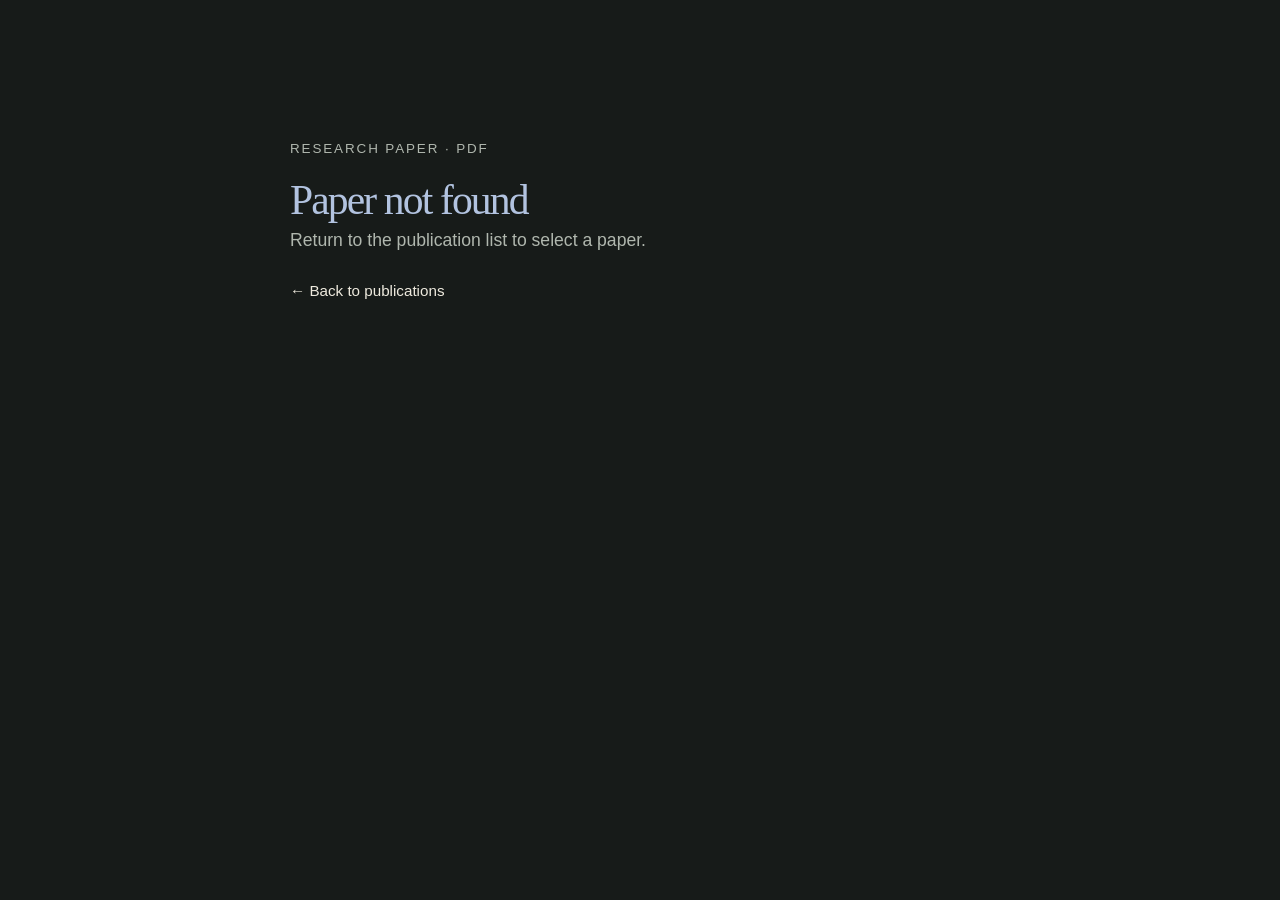
<file: download.html>
<!doctype html><html lang="en"><head><meta charset="utf-8"><meta name="viewport" content="width=device-width,initial-scale=1"><meta name="robots" content="noindex"><title>Download paper · Mario Blanco-Sánchez</title><link rel="stylesheet" href="styles.css"><script src="publications.js" defer></script><script src="download.js" defer></script></head><body><main class="download-page"><p class="eyebrow">Research paper · PDF</p><h1 id="paper-title">Preparing your paper</h1><p id="download-status" role="status">Your PDF will be available here shortly.</p><div id="download-options" class="download-options" hidden><a id="save-pdf">Save PDF ↓</a><a id="open-pdf" target="_blank" rel="noopener">Open PDF ↗</a></div><a class="back-link" href="./#publications">← Back to publications</a><noscript><p>Please enable JavaScript to select your paper, or return to the publication list.</p></noscript></main></body></html>
</file>
<file: styles.css>
:root{--background:#171b19;--surface:#1c211e;--ink:#eeeade;--muted:#b0b7ae;--line:#353c35;--blue:#b2c3e0;--custard:#f7eead;--sage:#a3bda8;--accent:var(--blue);--nav-height:82px;--text-scale:1;font-size:calc(16px * var(--text-scale));color-scheme:dark}*{box-sizing:border-box}html{scroll-behavior:smooth;scroll-padding-top:calc(var(--nav-height) + 24px)}body{margin:0;background:var(--background);color:var(--ink);font:400 1.1rem/1.65 'Source Sans 3',sans-serif;-webkit-font-smoothing:antialiased}body[data-environment=stressful]{--accent:var(--custard)}a{color:inherit;text-decoration:none}a:hover{color:var(--blue)}button,input,select{font:inherit}button{cursor:pointer;color:inherit;border:0}button:disabled{cursor:default;opacity:.4}a:focus-visible,button:focus-visible,input:focus-visible,select:focus-visible,summary:focus-visible{outline:2px solid var(--custard);outline-offset:5px}p{margin:0 0 1.2em}h1,h2,h3{font-family:'Newsreader',Georgia,serif;font-weight:400;line-height:1.12;margin:0}h2{font-size:clamp(2.2rem,4.2vw,3.7rem);letter-spacing:-.025em}h3{font-size:1.65rem}em{font-weight:400}::selection{background:#b2c3e0;color:#171b19}img{display:block;max-width:100%}small{font-size:.86rem}.page-width{width:min(1110px,calc(100% - 100px));margin-inline:auto}.section-space{padding-block:112px}section[id],#profile{scroll-margin-top:24px}.eyebrow,.section-number{font-size:.77rem;letter-spacing:.14em;text-transform:uppercase;color:var(--muted)}.section-number{display:block;margin-bottom:22px;color:var(--blue);font-size:.94rem;font-weight:600;letter-spacing:.12em}.tinted-section .section-number{color:var(--custard)}main h2{color:var(--blue)}main .tinted-section h2{color:var(--custard)}.eyebrow,.credentials{color:var(--sage)}.muted{color:var(--muted)}.skip-link{position:fixed;top:-80px;left:20px;z-index:1000;padding:10px 20px;background:var(--custard);color:#171b19}.skip-link:focus{top:10px}.sr-only{position:absolute;width:1px;height:1px;margin:-1px;padding:0;clip:rect(0,0,0,0);overflow:hidden;white-space:nowrap;border:0}[hidden]{display:none!important}
.arrow{display:inline-block;position:relative;width:.75em;height:.75em;margin-left:.35em;vertical-align:baseline}.arrow::before{content:'';position:absolute;right:0;top:0;width:.5em;height:.5em;border-top:1px solid currentColor;border-right:1px solid currentColor}.arrow::after{content:'';position:absolute;top:.3em;right:-.05em;width:.8em;border-top:1px solid currentColor;transform:rotate(-45deg);transform-origin:center}
.site-header{position:sticky;top:0;z-index:50;background:#171b19f5;backdrop-filter:blur(16px);border-bottom:1px solid #353c3580}.header-inner{max-width:1440px;min-height:82px;margin:auto;padding:0 40px;display:flex;align-items:center;gap:36px}.wordmark{font-size:1.25rem;font-weight:500;letter-spacing:-.04em;white-space:nowrap}.wordmark>span:first-child{color:var(--muted);margin:0 2px}nav{display:flex;align-items:stretch;gap:32px;flex:1;justify-content:center;min-width:0}nav>a{position:relative;padding:27px 0;font-size:.9rem;font-weight:600;white-space:nowrap;color:#b9c0b8}nav>a{--nav-accent:var(--blue);color:var(--nav-accent)}nav>a:nth-child(even){--nav-accent:var(--custard)}nav>a:hover,nav>a[aria-current]{color:var(--nav-accent)}nav>a[aria-current]::after{content:'';height:3px;position:absolute;bottom:0;left:0;right:0;background:var(--nav-accent)}.type-controls{display:flex;gap:2px;flex-shrink:0}.type-controls button{font-size:.82rem;background:none;padding:10px 6px;min-height:44px}.type-controls button:hover{color:var(--custard)}
.hero{display:grid;grid-template-columns:1.45fr 1fr;gap:68px;align-items:center;min-height:0;padding-block:65px 45px;animation:entrance .7s ease-out both}.hero-copy{padding-block:0}.hero .eyebrow{display:flex;align-items:center;gap:12px;font-size:.77rem;margin-bottom:37px}.small-rule{width:27px;height:1px;background:var(--sage)}h1{font-size:clamp(3.3rem,5.9vw,5.1rem);letter-spacing:-.045em;line-height:1.02}.name-stop{color:var(--custard)}.hero-line{font-family:'Newsreader',Georgia,serif;font-size:clamp(1.7rem,2.7vw,2.45rem);line-height:1.25;margin-top:30px;margin-bottom:26px;letter-spacing:-.015em}.hero-line em{color:var(--custard)}h1,h1 .name-stop{color:var(--blue)}.hero-location{font-size:.94rem;color:var(--sage);line-height:1.55;margin-bottom:33px}.quiet-link{font-size:.92rem;border-bottom:1px solid #7b8b8b60;padding-bottom:5px;display:inline-block}.hero-explore span{margin-left:25px;color:var(--custard)}.portrait{margin:0;position:relative}.portrait-frame{height:520px;overflow:hidden;border-radius:5px 5px 55px 5px;background:#282a24}.portrait img{width:100%;height:100%;object-fit:cover;object-position:60% 88%}.portrait figcaption{font-size:.82rem;line-height:1.5;color:var(--sage);display:block;margin-top:13px}.portrait figcaption span{font-family:'Newsreader',Georgia,serif;font-size:1rem;font-style:italic;color:var(--ink)}@keyframes entrance{from{opacity:0;transform:translateY(9px)}to{opacity:1;transform:none}}
.profile{display:grid;grid-template-columns:1fr 1.7fr;gap:80px}.profile.section-space{border-top:1px solid var(--line);padding-top:60px}.section-label h2{max-width:8ch}.prose{max-width:690px}.prose p{color:#c4cbc1}.prose .lead{font-size:1.35rem;line-height:1.6;color:var(--ink)}.profile-links{display:flex;flex-wrap:wrap;gap:13px 25px;margin-top:30px;font-size:.92rem;color:var(--blue)}.profile-links a{border-bottom:1px solid #b2c3e03b;padding-bottom:5px}.journey{padding-bottom:110px}.journey>.eyebrow{margin-bottom:30px}.timeline{list-style:none;margin:0;padding:0;display:grid;grid-template-columns:repeat(2,1fr);gap:55px}.timeline li{border-top:1px solid var(--line);padding:25px 0;position:relative}.timeline li::before{content:'';width:6px;height:6px;position:absolute;top:-3.5px;left:0;border-radius:50%;background:var(--sage)} .date{font-size:.95rem;color:var(--sage);display:block;margin-bottom:14px}.timeline h3{font-size:1.38rem;margin-bottom:15px}.timeline p{font-size:.97rem;color:var(--muted);margin:0}.tinted-section{background:var(--surface);border-block:1px solid #353c3550}.section-intro{max-width:680px;margin-bottom:55px}.section-intro>p{color:var(--muted);margin-top:24px;max-width:58ch}.research-lines article{display:grid;grid-template-columns:100px 1fr;gap:25px;border-top:1px solid var(--line);padding:34px 0}.line-index{font:400 1.8rem 'Newsreader',serif;color:var(--custard);padding-top:3px}.research-lines article>div{display:grid;grid-template-columns:1fr 1.5fr;gap:10px 60px}.research-lines h3{font-size:1.7rem}.research-lines p{color:#bfc7bd;font-size:1rem;margin-bottom:9px}.research-lines .quiet-link{grid-column:2;justify-self:start;color:var(--blue)}.research-papers{grid-column:2;display:flex;flex-direction:column;align-items:flex-start;gap:12px;margin-top:5px}.research-subtitle{display:block;font:400 1.02rem/1.5 "Source Sans 3",sans-serif;color:var(--sage);margin-top:12px}.systems-note{border-top:1px solid var(--line);padding-top:30px;margin-top:10px;display:flex;align-items:baseline;gap:25px;flex-wrap:wrap}.systems-note p{margin:0;font-size:1rem;color:#c6cbbf}.systems-note p span{color:var(--sage);padding:0 14px}
.publication-heading{max-width:none;display:flex;gap:25px;align-items:end;justify-content:space-between}.publication-heading h2{max-width:15ch}.publication-heading>.quiet-link{flex-shrink:0}.publication-tools{display:flex;align-items:end;justify-content:space-between;gap:25px;margin-bottom:30px} .publication-tools label{display:block;font-size:.87rem;color:var(--sage);width:min(400px,100%)}.publication-tools input{display:block;background:transparent;border:0;border-bottom:1px solid #657062;padding:10px 0;color:var(--ink);width:100%;border-radius:0;font-size:1rem}.publication-tools input::placeholder{color:#929b90}.publication-tools p{font-size:.86rem;color:var(--muted);margin:0 0 10px;white-space:nowrap}.publication{display:grid;grid-template-columns:70px 1fr 65px;gap:25px;padding:30px 0;border-top:1px solid var(--line)}.publication-year{color:var(--sage);font-size:1.12rem;font-weight:600;font-variant-numeric:tabular-nums;padding-top:1px}.publication h3{font-size:1.5rem;line-height:1.27;max-width:45ch;margin-bottom:10px}.publication .authors{font-size:.88rem;line-height:1.55;color:var(--muted);max-width:90ch;margin-bottom:9px}.publication .journal{font-size:.87rem;color:var(--blue);margin-bottom:0}.publication .doi{font-size:.85rem;justify-self:end;align-self:start;padding:3px 0;border-bottom:1px solid #b2c3e03b}.no-results{padding:30px 0;color:var(--muted)}
.collaboration-layout{display:grid;grid-template-columns:1fr 1fr;gap:90px;align-items:start}.collaboration-layout .section-intro{margin:0}.collaboration-layout h2 em{color:var(--custard)}.coauthor-explorer{padding-top:18px}.coauthor-explorer label{font-size:.87rem;color:var(--sage)}.coauthor-explorer select{display:block;width:100%;background:#252c26;color:var(--ink);border:1px solid #535e50;padding:12px;border-radius:5px;margin:10px 0 24px;font-size:1rem}.shared-paper{display:block;border-top:1px solid var(--line);padding:18px 0}.shared-paper span{font-size:.8rem;color:var(--sage);display:block;margin-bottom:5px}.shared-paper strong{font-weight:400;font-family:'Newsreader',serif;line-height:1.3;font-size:1.2rem;display:block}.service-columns{display:grid;grid-template-columns:1fr 1fr;gap:90px}.service-columns h3{font-size:1.7rem;margin-bottom:28px}.service-list{list-style:none;padding:0;margin:0}.service-list li{border-top:1px solid var(--line);padding:24px 0}.service-list strong{font-weight:500;display:block;font-size:1.05rem}.service-list li>span:last-child{display:block;font-size:.95rem;color:var(--muted);margin-top:4px}.resource-download{display:flex;align-items:center;justify-content:space-between;border-block:1px solid #63705a;padding:20px 0;margin:28px 0 40px}.resource-download strong{font-weight:500;font-size:1.2rem} .resource-download small{display:block;color:var(--sage);margin-top:5px}.resource-download>span:last-child{font-size:1.6rem;color:var(--custard)}#resources .prose h3{margin-bottom:20px}.contact-section{padding-block:120px 130px}.contact-section h2{font-size:clamp(2.6rem,5.8vw,5rem);margin-bottom:30px}.contact-section h2 em{color:var(--blue)}.contact-section>p{color:var(--muted)}.contact-email{display:inline-block;font-size:clamp(1.1rem,2.3vw,1.65rem);border-bottom:1px solid #7c8e97;padding-bottom:10px;overflow-wrap:anywhere}.contact-email .arrow{color:var(--custard)}.contact-address{font-size:.96rem;margin-top:35px;line-height:1.7}.site-footer{display:flex;justify-content:space-between;gap:25px;padding-top:28px;padding-bottom:105px;border-top:1px solid var(--line);font-size:.83rem;color:var(--muted)}
#garden-dock{position:fixed;left:22px;bottom:20px;z-index:60;width:285px;font-size:14px}#garden-launch{display:flex;align-items:center;gap:11px;width:100%;min-height:48px;padding:12px 15px;border:1px solid #65745e;border-radius:30px;background:#202a22;box-shadow:0 7px 26px #050b0630;color:#e7e9db;font-size:14px}#garden-launch:hover{background:#2c382c}#garden-launch[aria-expanded=true]{border-color:var(--sage)}.garden-seed{font-size:21px;color:#b6cc9b;line-height:1}#garden-launch>.arrow{margin-left:auto;color:var(--sage)}#garden-panel{margin-bottom:10px;border:1px solid #4d5a47;border-radius:16px;background:#151a16;box-shadow:0 14px 60px #0005;max-height:calc(100svh - var(--nav-height) - 95px);overflow-y:auto;overscroll-behavior:contain}.garden-panel-head{display:flex;justify-content:space-between;align-items:center;padding:6px 14px 0;font-size:14px;color:#efeee8}.garden-panel-head button{background:none;font-size:25px;padding:1px 8px;min-width:38px;min-height:38px;color:#c6cbbf}
#garden-dock #mario-violet-sage-garden{padding:0}#garden-dock #mario-violet-sage-garden .tg-shell{padding:0 16px 14px;border-radius:0;background:transparent}#garden-dock #mario-violet-sage-garden .tg-heading{padding:0}#garden-dock .tg-heading h2,#garden-dock .tg-eyebrow{display:none}#garden-dock #mario-violet-sage-garden .tg-status{font-size:12px;margin:0;text-align:center;min-height:18px}#garden-dock #mario-violet-sage-garden .tg-layout{display:block;margin-top:0}#garden-dock #mario-violet-sage-garden .tg-stage{width:235px;max-width:100%;margin:0 auto}#garden-dock #mario-violet-sage-garden .tg-overlay{margin:0;min-height:0}#garden-dock #mario-violet-sage-garden .tg-picker{padding:11px 5px;border:0;box-shadow:none;background:transparent}#garden-dock #mario-violet-sage-garden .tg-choices{gap:6px}#garden-dock #mario-violet-sage-garden .tg-choices button{min-width:98px}#garden-dock #mario-violet-sage-garden .tg-side{margin-top:3px}#garden-dock #mario-violet-sage-garden .tg-environment{justify-content:center;margin:3px 0 8px;font-size:13px}#garden-dock #mario-violet-sage-garden .tg-cost-label{font-size:13px;min-height:38px;justify-content:center}#garden-dock #mario-violet-sage-garden .tg-legend{display:block;margin-top:6px;padding-top:8px;font-size:12px}#garden-dock .tg-legend .tg-key{margin:6px 0}#garden-dock #mario-violet-sage-garden .tg-motion{font-size:12px;padding:5px 0;margin:0;min-height:30px}#garden-dock #mario-violet-sage-garden .tg-footer{margin-top:5px}#garden-dock #mario-violet-sage-garden .tg-result{font-size:19px}#garden-dock #mario-violet-sage-garden details{font-size:13px}#garden-dock #mario-violet-sage-garden summary{min-height:28px}#garden-dock #mario-violet-sage-garden .tg-plant-button{font-size:13px;padding:8px 13px;margin:5px 0}
@media(max-width:1150px){.header-inner{padding:0 25px;gap:22px}nav{gap:24px}nav>a{font-size:.84rem}.hero{gap:38px}.portrait-frame{height:460px}.hero h1{font-size:4rem}.page-width{width:calc(100% - 80px)}.profile{gap:45px}.research-lines article>div{gap:10px 35px}}
@media(max-width:940px){.header-inner{display:grid;grid-template-columns:1fr auto;gap:0;min-height:0}.wordmark{padding-top:10px}.type-controls{padding-top:4px}nav{grid-row:2;grid-column:1/-1;justify-content:space-between;gap:21px;overflow-x:auto;scrollbar-width:none}nav>a{padding:11px 0 15px}.hero{min-height:0;padding-block:35px 40px;grid-template-columns:1.2fr 1fr;gap:30px}.hero h1{font-size:clamp(2.9rem,6.5vw,4rem)}.portrait-frame{height:430px}.hero .eyebrow{font-size:.67rem;gap:8px;letter-spacing:.1em}.hero-line{font-size:1.8rem}.hero-location{font-size:.85rem}.portrait figcaption{display:block}.portrait figcaption span{display:block}.profile{grid-template-columns:1fr 1.5fr;gap:35px}.section-space{padding-block:85px}.timeline{gap:25px}.research-lines article{grid-template-columns:65px 1fr}.research-lines article>div{grid-template-columns:1fr}.research-lines .quiet-link,.research-papers{grid-column:auto}.research-lines h3{margin-bottom:7px}.collaboration-layout,.service-columns{gap:45px}.publication{grid-template-columns:55px 1fr 45px;gap:15px}}
@media(max-width:650px){.page-width{width:calc(100% - 42px)}.header-inner{padding:0 20px}.wordmark{font-size:1.1rem}nav{gap:28px;justify-content:start}nav>a{font-size:.86rem;min-height:44px}.hero{grid-template-columns:1fr;padding-block:28px 35px;gap:30px}.hero-copy{padding:5px 0}.hero .eyebrow{font-size:.69rem;margin-bottom:23px}.hero h1{font-size:clamp(2.75rem,10vw,4rem)}.hero-line{font-size:2rem;margin-top:23px}.hero-location{font-size:.94rem;margin-bottom:25px}.hero-explore{display:none}.portrait{width:min(100%,380px);justify-self:center}.portrait-frame{height:430px;border-radius:5px 5px 40px 5px}.portrait img{object-position:60% 85%}.portrait figcaption{display:block}.portrait figcaption span{display:inline}.profile{grid-template-columns:1fr;gap:28px}.section-label h2{max-width:none}.section-space{padding-block:65px}.section-number{margin-bottom:20px}.prose .lead{font-size:1.22rem}.timeline{grid-template-columns:1fr;gap:0}.timeline li{padding:22px 0}.timeline h3{margin-bottom:10px}.journey{padding-bottom:60px}.journey>.eyebrow{max-width:34ch}.section-intro{margin-bottom:30px}.research-lines article{grid-template-columns:35px 1fr;gap:12px;padding:27px 0}.research-lines h3{font-size:1.5rem}.line-index{font-size:1.5rem}.systems-note{gap:8px}.systems-note p span{padding:0 5px}.publication-heading{align-items:start;flex-direction:column;gap:18px}.publication-heading h2{max-width:none}.publication-tools{display:block}.publication-tools p{margin-top:15px}.publication{grid-template-columns:1fr 48px;gap:5px 10px;padding:24px 0}.publication-year{grid-column:1/-1;margin-bottom:7px}.publication h3{font-size:1.35rem}.publication .authors{font-size:.86rem}.collaboration-layout,.service-columns{grid-template-columns:1fr;gap:35px}.coauthor-explorer{padding-top:0}.contact-section{padding-block:70px 65px}.contact-section h2{font-size:2.65rem}.contact-email{font-size:1.05rem}.site-footer{display:block;padding-bottom:110px}.site-footer>a{display:block;margin-top:10px}#garden-dock{left:12px;bottom:12px;width:270px}#garden-launch{font-size:13px;min-height:45px}}
@media(max-width:360px){.hero h1{font-size:2.4rem}}@media(prefers-reduced-motion:reduce){html{scroll-behavior:auto}*,*::before,*::after{animation:none!important;transition:none!important}.hero{opacity:1;transform:none}}
/* Research, publications and collaboration review. */
:root{--sage:#8ed9ad}.research-subtitle{font-size:1.13rem;font-weight:500}.date{font-size:1.03rem}.eyebrow{font-size:.84rem}.hero .eyebrow{font-size:.82rem}.hero-location{font-size:1rem}.portrait figcaption{font-size:.91rem}
#research .section-intro,#research .section-intro>p{max-width:none}#research .section-intro>p{line-height:1.7}
.header-inner{max-width:1680px;gap:clamp(28px,3.2vw,70px)}nav{justify-content:space-between;gap:clamp(20px,2.3vw,42px)}
.publication-heading{flex-wrap:wrap}.publication-heading h2{max-width:none}.publication{grid-template-columns:70px minmax(0,1fr) 100px}.publication-actions{display:flex;flex-direction:column;align-items:flex-end;gap:14px;font-size:.9rem}.publication-actions .download{color:var(--sage);border-bottom:1px solid #8ed9ad55;padding-bottom:4px}.service-cv{margin-top:30px}
.contact-emails{display:grid;grid-template-columns:1fr 1fr;gap:28px 45px}.contact-label{display:block;color:var(--sage);font-size:.9rem;margin-bottom:6px}.contact-email{font-size:clamp(1.05rem,1.6vw,1.45rem)}.contact-section h2{font-size:clamp(2.6rem,5vw,4.4rem)}
.collaboration-layout{display:block}.collaboration-layout .section-intro{max-width:none;margin-bottom:40px}.collaboration-layout .section-intro>p{max-width:80ch}.network-head{display:flex;align-items:center;justify-content:space-between;border-top:1px solid var(--line);padding-top:20px}.network-head p{color:var(--sage);margin:0}.network-head button{background:transparent;border:1px solid #5e6a5e;border-radius:5px;padding:8px 14px;font-size:.85rem}.network-viewport{width:100%;overflow-x:auto}#coauthor-network{display:block;width:100%;min-width:660px}.network-edge{stroke:#93a598;opacity:.22;transition:opacity .2s}.network-edge.highlight{stroke:var(--custard);opacity:.8}.network-edge.dim{opacity:.06}.network-node{cursor:pointer;outline:none}.node-halo{fill:none;stroke:transparent;stroke-width:2}.network-node.selected .node-halo,.network-node:focus-visible .node-halo{stroke:var(--ink)}.node-label{fill:var(--ink);font:16px 'Source Sans 3',sans-serif}.node-count{fill:#18201a;font:600 14px 'Source Sans 3',sans-serif}.country-key{display:flex;gap:15px 24px;flex-wrap:wrap;font-size:.9rem}.country-item{display:inline-flex;align-items:center;gap:8px}.country-dot{width:10px;height:10px;border-radius:50%}.network-note{font-size:.88rem;color:var(--muted);margin-top:20px;max-width:90ch}.selected-coauthor{margin-bottom:10px}.affiliation-country,.network-count{color:var(--sage);font-size:.95rem}.affiliation-institutions{font-size:.95rem;color:var(--muted)}.shared-title{font-family:'Newsreader',serif;font-size:1.35rem;display:block}.shared-download{display:inline-block;color:var(--sage);font-size:.9rem;margin-top:12px}
#garden-dock{width:350px}#garden-dock #mario-violet-sage-garden .tg-stage{width:315px}#garden-dock #mario-violet-sage-garden .tg-status{font-size:14px}#garden-dock #mario-violet-sage-garden .tg-environment,#garden-dock #mario-violet-sage-garden .tg-cost-label{font-size:14px}
#garden-dock #mario-violet-sage-garden .tg-countdown{display:flex;justify-content:space-between;gap:10px;font-size:13px;border-top:1px solid #384338;padding-top:10px;margin:12px 0 0}#garden-dock #mario-violet-sage-garden [data-time]{color:#8ed9ad;font-variant-numeric:tabular-nums}
#garden-dock #mario-violet-sage-garden .tg-explain-button{background:none;border:0;border-bottom:1px solid #b2c3e060;border-radius:0;padding:8px 0;color:#b2c3e0;font-size:14px}
#garden-dock #mario-violet-sage-garden .tg-explanation-dialog{position:fixed;inset:0;width:min(820px,calc(100vw - 40px));max-height:85svh;overflow:auto;border:1px solid #56634f;border-radius:15px;background:#1c211e;color:#eeeade;padding:32px;margin:auto;box-shadow:0 20px 100px #0007}
#garden-dock #mario-violet-sage-garden .tg-explanation-dialog::backdrop{background:#0a100bd9;backdrop-filter:blur(5px)}#garden-dock #mario-violet-sage-garden .explanation-head{display:flex;justify-content:space-between;gap:20px;align-items:start;margin-bottom:25px}#garden-dock #mario-violet-sage-garden .explanation-head h2{display:block;font-size:30px;color:#b2c3e0!important}#garden-dock #mario-violet-sage-garden .explanation-head button{font-size:25px;padding:0 10px;background:none;border:0}#garden-dock #mario-violet-sage-garden .explanation-columns{display:grid;grid-template-columns:1fr 1fr;gap:32px;font-size:16px;line-height:1.6}#garden-dock #mario-violet-sage-garden .explanation-label{color:#8ed9ad!important;font-size:14px;font-weight:600}#garden-dock #mario-violet-sage-garden .explanation-columns a{color:#b2c3e0!important;text-decoration:underline}
@media(max-width:1150px){.header-inner{gap:24px}nav{gap:22px}}@media(max-width:940px){nav{justify-content:space-between}.header-inner{gap:0}.publication{grid-template-columns:55px minmax(0,1fr) 95px}}
@media(max-width:650px){nav{justify-content:start;gap:30px}.contact-emails{grid-template-columns:1fr}.publication{grid-template-columns:minmax(0,1fr) 90px}.publication-year{grid-column:1/-1}.publication-actions{font-size:.83rem}.publication-heading h2{font-size:2.3rem}.research-subtitle{font-size:1.08rem}.hero .eyebrow{font-size:.69rem}.contact-section h2{font-size:2.6rem}#garden-dock{width:min(350px,calc(100vw - 24px))}#garden-panel{max-height:calc(100svh - var(--nav-height) - 85px)}#garden-dock #mario-violet-sage-garden .tg-stage{width:300px}#garden-dock #mario-violet-sage-garden .explanation-columns{grid-template-columns:1fr;gap:15px}#garden-dock #mario-violet-sage-garden .tg-explanation-dialog{padding:22px}}
/* November review: stable content columns, restrained navigation, aligned service rows. */
@media(min-width:941px){.header-inner{gap:32px}nav{justify-content:center;gap:clamp(22px,2.4vw,38px)}}
.country-key{justify-content:center}.network-note{max-width:none;width:100%}
.network-node.is-owner .node-halo{stroke:var(--ink);stroke-width:3}.network-node.is-owner .node-label{font-weight:750;font-size:17px}.network-node.is-owner.selected .node-halo,.network-node.is-owner:focus-visible .node-halo{stroke:var(--sage);stroke-width:4}
.editorial-position{display:flex;align-items:center;gap:14px;text-decoration:none;min-height:62px}.editorial-position img{width:64px;height:58px;object-fit:contain;flex-shrink:0}.editorial-position strong{flex:1}.editorial-position>span{color:var(--sage)}.editorial-position:hover strong{text-decoration:underline;text-underline-offset:5px}.editorial-position:focus-visible{outline:2px solid var(--sage);outline-offset:5px}
@media(min-width:651px){.service-columns{grid-template-rows:auto repeat(3,auto);column-gap:64px;row-gap:0}.service-columns>div{display:grid;grid-row:span 4;grid-template-rows:subgrid}.service-list{display:contents}.service-columns h3{margin-bottom:28px}.service-list li{min-width:0}}
@media(min-width:1100px){#garden-dock{width:310px}#garden-dock #mario-violet-sage-garden .tg-stage{width:275px}body.garden-open main{margin-left:344px}body.garden-open main .page-width{width:min(1110px,calc(100% - 40px))}body.garden-open .site-footer{width:min(1110px,calc(100% - 384px));margin-left:auto;margin-right:max(20px,calc((100vw - 1454px)/2))}}
@media(min-width:1100px) and (max-width:1439px){body.garden-open .hero{gap:30px}body.garden-open .hero h1{font-size:clamp(2.6rem,3.6vw,4rem)}body.garden-open .profile{gap:36px}body.garden-open .research-lines article{grid-template-columns:50px minmax(0,1fr);gap:20px}body.garden-open .research-lines article>div{column-gap:30px}body.garden-open .research-lines h3{font-size:1.8rem}}
.download-page{max-width:760px;margin:12vh auto;padding:30px}.download-page h1{font-family:'Newsreader',serif;font-size:clamp(1.8rem,4vw,2.6rem);line-height:1.2;color:var(--blue)}.download-page p{color:var(--muted)}.download-options{display:flex;gap:24px;flex-wrap:wrap;margin:28px 0}.download-options a{color:var(--sage);font-weight:650}.download-page .back-link{font-size:.95rem}

/* Final typography and editorial alignment refinements. */
h2{font-size:clamp(2.1rem,3.8vw,3.4rem)}
.contact-section h2{font-size:clamp(2.4rem,4.6vw,4rem)}
.editorial-position{display:grid;grid-template-columns:minmax(0,1fr) 115px 16px;column-gap:16px;min-height:76px}.editorial-copy{display:block;min-width:0}.editorial-role{display:block;font-size:.95rem;color:var(--muted);margin-top:4px}.editorial-position img{width:115px;max-height:58px;height:auto;object-fit:contain}.editorial-position>span.editorial-copy{color:var(--ink)}
.publication{padding-block:22px}.publication h3{margin-bottom:7px}.publication .authors{margin-bottom:6px}.publication-actions{align-items:stretch;gap:8px}.publication-actions .doi,.publication-actions .download{display:flex;align-items:center;justify-content:space-between;width:100%;font-size:.9rem;padding:3px 0;line-height:1.65}
.portrait-caption,.network-note,.publication-tools p,.publication-tools label{font-size:.95rem}.service-list .date{font-size:.92rem}
@media(min-width:941px){.hero h1{font-size:3.8rem}}
@media(max-width:650px){.editorial-position{grid-template-columns:minmax(0,1fr) 86px 14px;gap:10px}.editorial-position img{width:86px;max-height:56px}.publication{padding-block:19px}.contact-section h2{font-size:2.45rem}}
</file>
